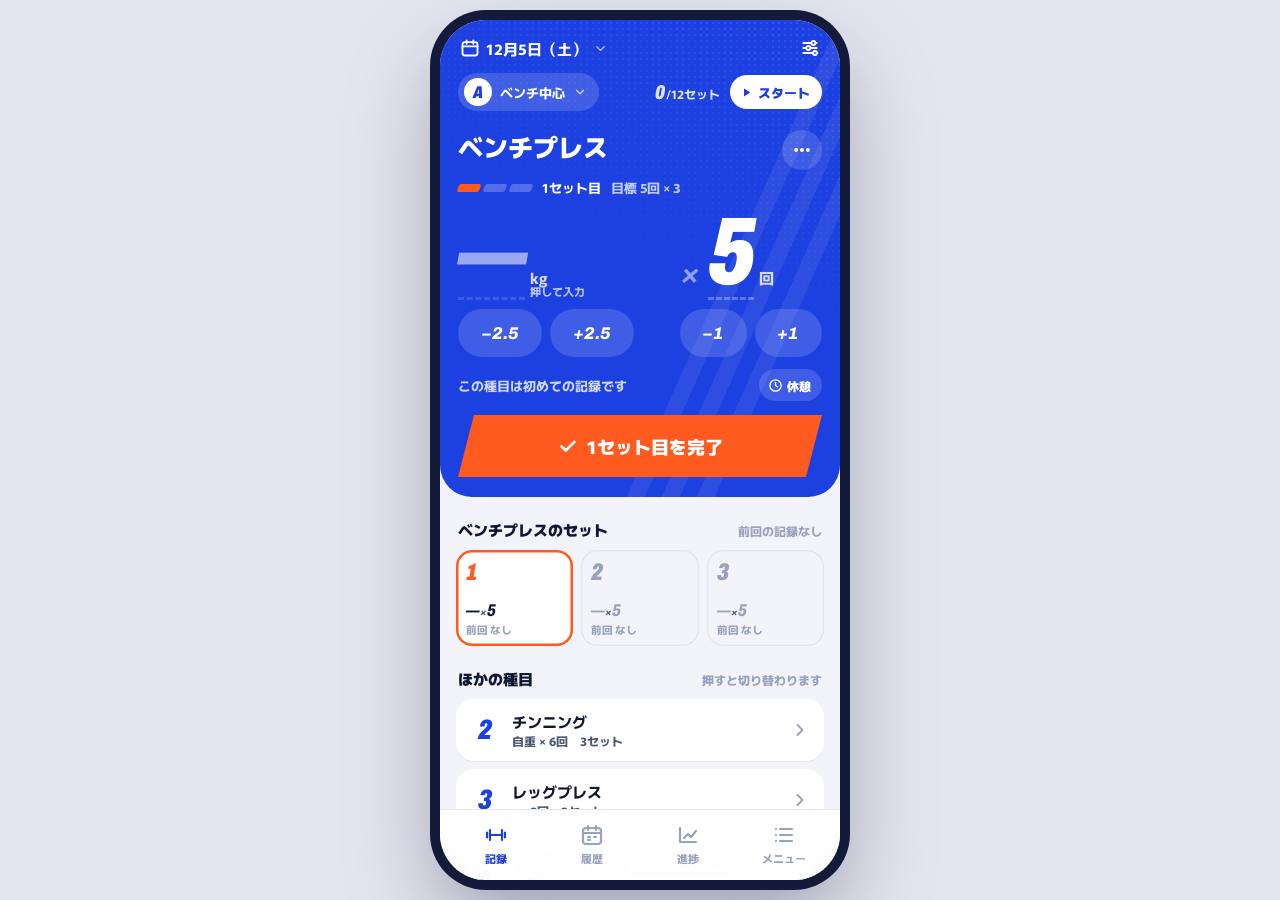
<file: app/index.html>
<!doctype html>
<html lang="ja">
<head>
<meta charset="utf-8">
<meta name="viewport" content="width=device-width, initial-scale=1, viewport-fit=cover">
<meta name="theme-color" content="#1d40e0">
<meta name="mobile-web-app-capable" content="yes">
<meta name="apple-mobile-web-app-capable" content="yes">
<meta name="description" content="自分用の筋トレ記録アプリ">
<title>筋トレログ</title>
<link rel="manifest" href="./manifest.webmanifest">
<link rel="icon" href="./icons/icon.svg" type="image/svg+xml">
<link rel="apple-touch-icon" href="./icons/icon-192.png">
<link rel="preconnect" href="https://fonts.googleapis.com">
<link rel="preconnect" href="https://fonts.gstatic.com" crossorigin>
<link href="https://fonts.googleapis.com/css2?family=Archivo:ital,wdth,wght@1,62..125,700..900&family=Murecho:wght@500;700;900&display=swap" rel="stylesheet">
<link rel="stylesheet" href="./styles/app.css">
</head>
<body>
<div class="device">
  <main class="screens">
    <section class="screen active" data-screen="record" id="screen-record">
      <div class="scroller" id="recScroller">
        <section class="hero" id="recHero"></section>
        <div class="body" id="recBody"></div>
      </div>
    </section>
    <section class="screen light" data-screen="history" id="screen-history"><div class="scroller"></div></section>
    <section class="screen light" data-screen="progress" id="screen-progress"><div class="scroller"></div></section>
    <section class="screen light" data-screen="menu" id="screen-menu"><div class="scroller"></div></section>
    <section class="screen light" data-screen="settings" id="screen-settings"><div class="scroller"></div></section>
  </main>

  <nav class="tabs" aria-label="画面の切り替え">
    <button data-action="go:tab" data-tab="record" class="is-active"><svg class="i" viewBox="0 0 24 24"><path d="M6 7v10M3 9.5v5M18 7v10M21 9.5v5M6 12h12"/></svg>記録</button>
    <button data-action="go:tab" data-tab="history"><svg class="i" viewBox="0 0 24 24"><rect x="3" y="5" width="18" height="16" rx="3"/><path d="M3 10h18M8 3v4M16 3v4M8 14h2M14 14h2M8 17h2"/></svg>履歴</button>
    <button data-action="go:tab" data-tab="progress"><svg class="i" viewBox="0 0 24 24"><path d="M4 19V5M4 19h16M8 15l4-4 3 3 5-6"/></svg>進捗</button>
    <button data-action="go:tab" data-tab="menu"><svg class="i" viewBox="0 0 24 24"><path d="M8 6h12M8 12h12M8 18h12M4 6h.01M4 12h.01M4 18h.01"/></svg>メニュー</button>
  </nav>

  <div id="layer"></div>
  <div class="toast" id="toast" role="status" aria-live="polite"><span class="toast-text"></span><button class="toast-btn" data-action="toast:action" hidden></button></div>
</div>
<noscript><p style="padding:24px">このアプリを使うには、ブラウザの JavaScript をオンにしてください。</p></noscript>
<script type="module" src="./src/main.js"></script>
</body>
</html>
</file>
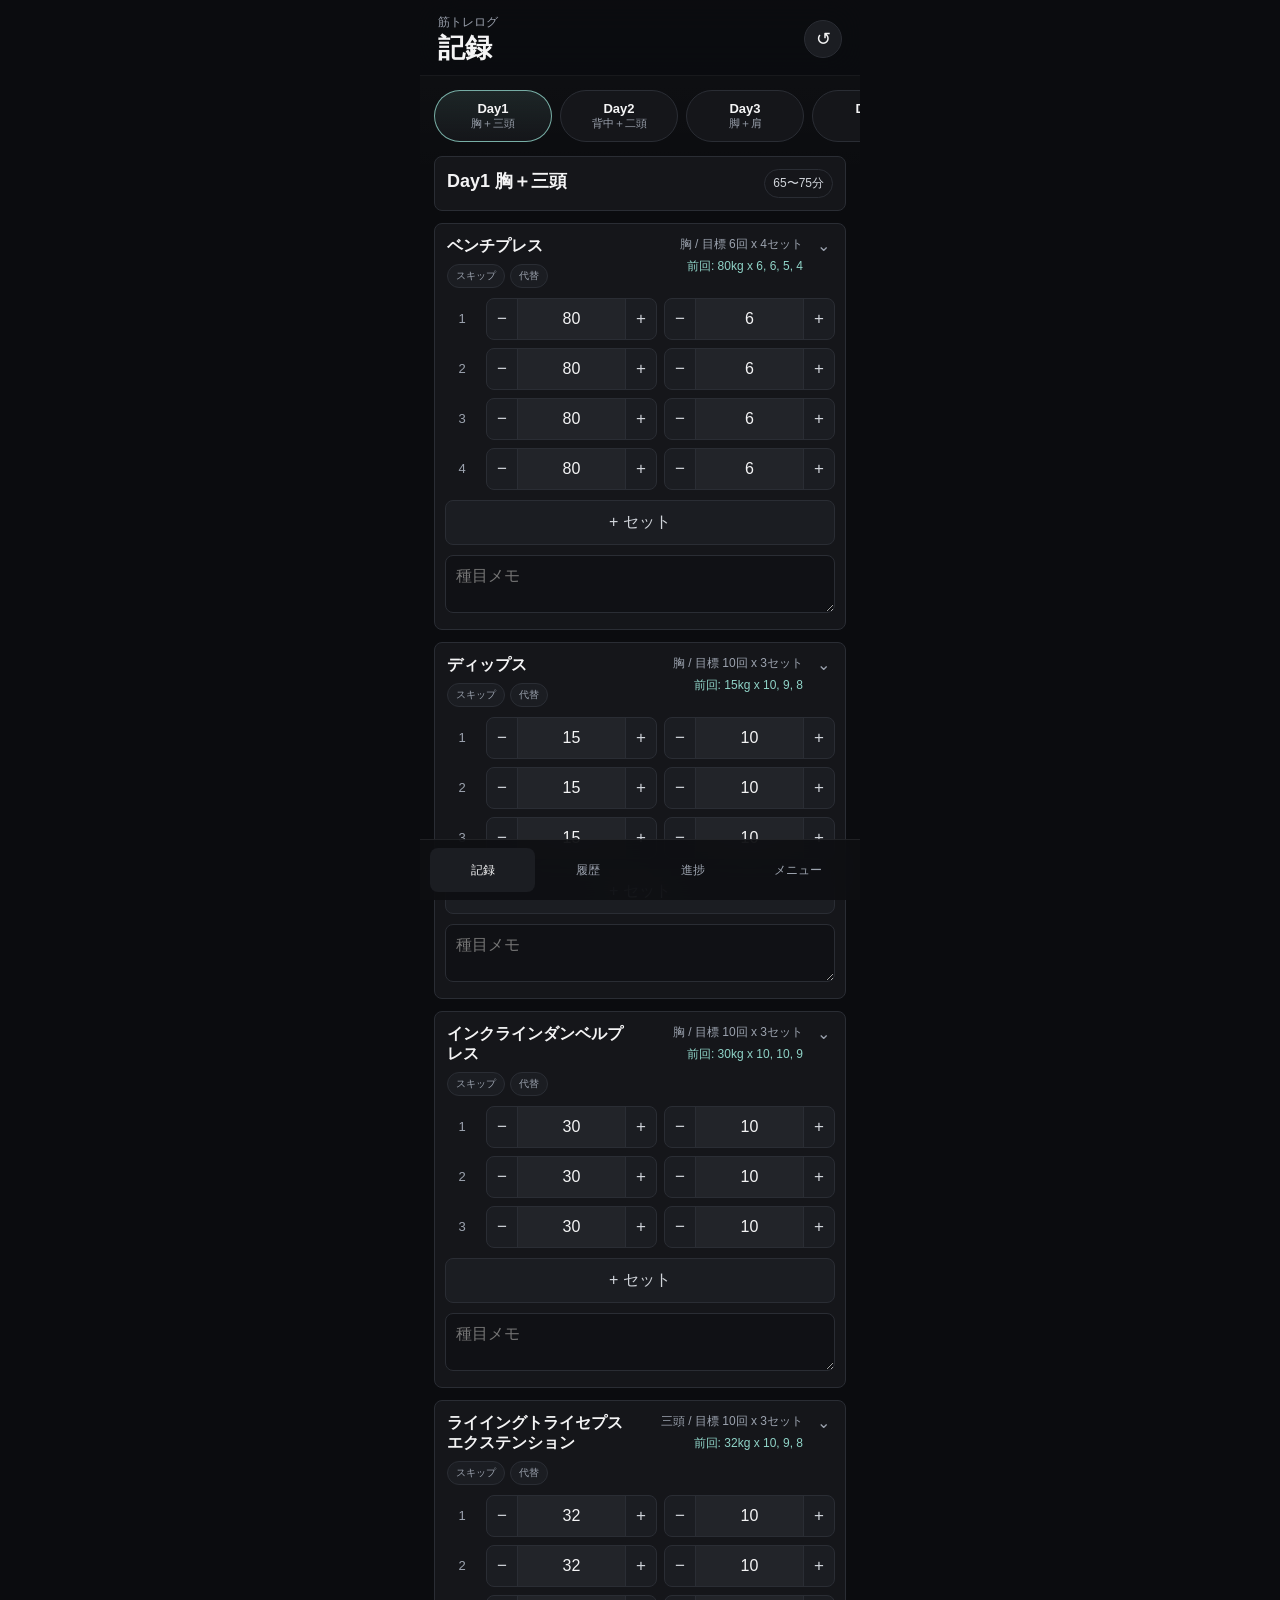
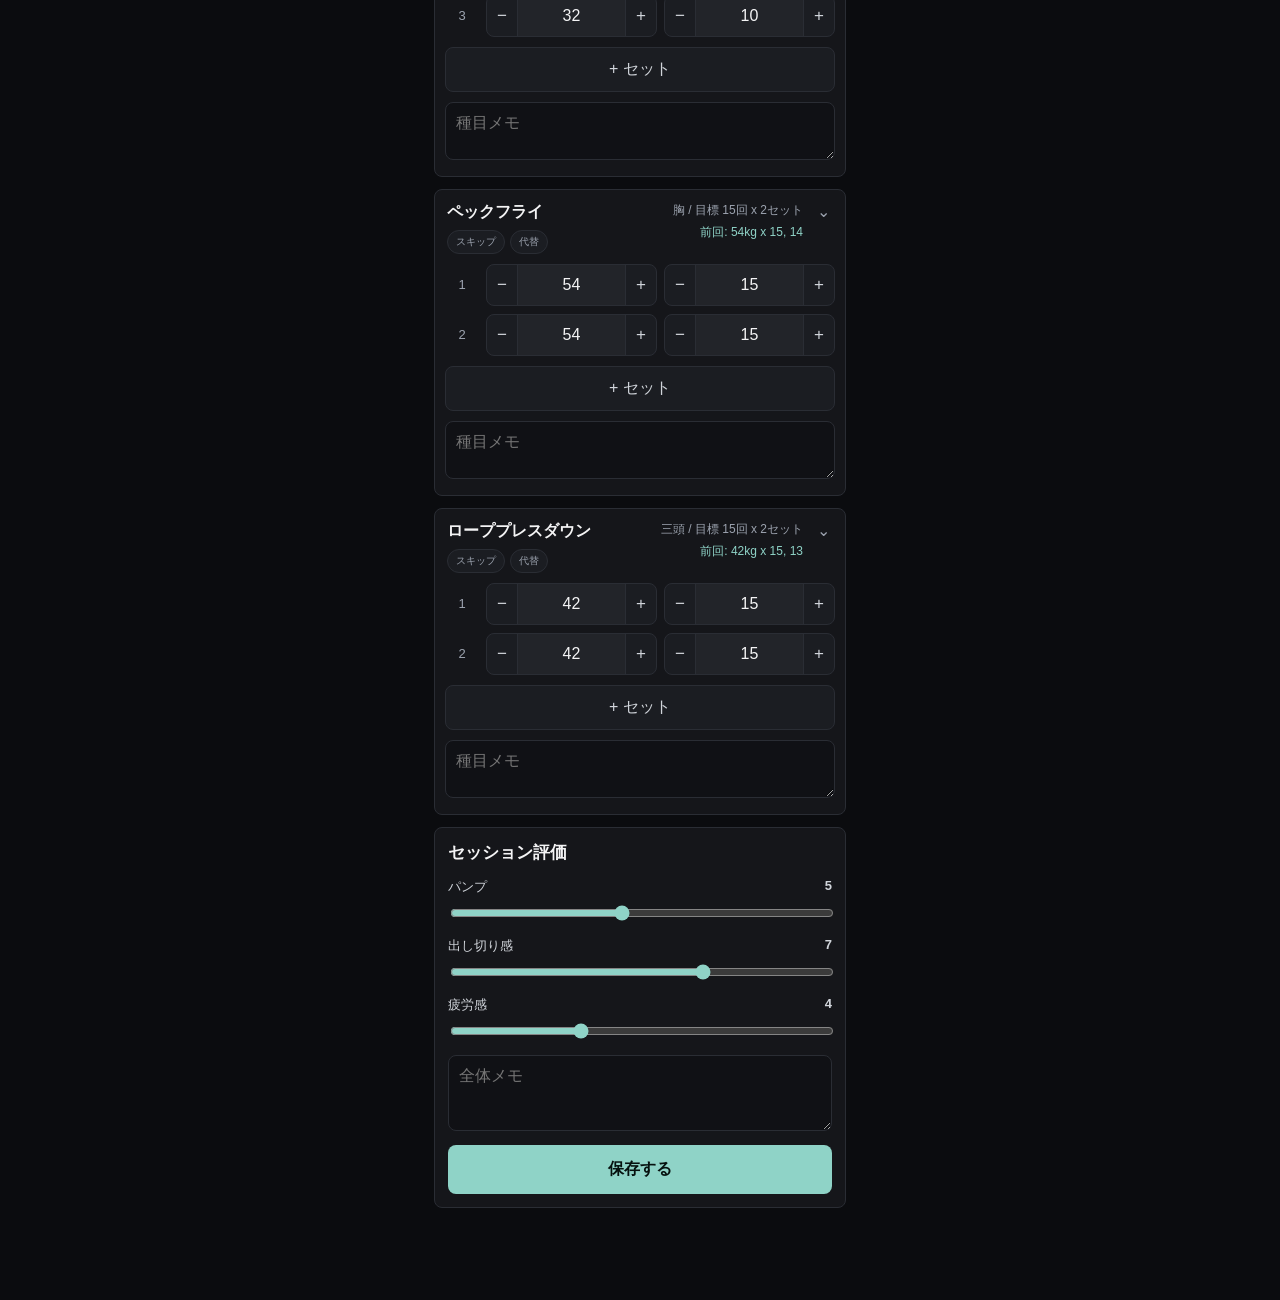
<file: prototype/index.html>
<!doctype html>
<html lang="ja">
  <head>
    <meta charset="UTF-8" />
    <meta name="viewport" content="width=device-width, initial-scale=1.0, viewport-fit=cover" />
    <title>筋トレログ Prototype</title>
    <link rel="stylesheet" href="./styles.css" />
  </head>
  <body>
    <div class="app-shell">
      <header class="topbar">
        <div>
          <p class="eyebrow">筋トレログ</p>
          <h1 id="screenTitle">記録</h1>
        </div>
        <button class="icon-button" aria-label="今日の記録をリセット" id="resetButton">↺</button>
      </header>

      <main>
        <section class="screen active" data-screen="record">
          <div class="day-switcher" id="dayGrid"></div>
          <div id="workoutArea" class="workout-area"></div>
        </section>

        <section class="screen" data-screen="history">
          <div class="section-heading">
            <h2>履歴</h2>
            <span>直近</span>
          </div>
          <div class="timeline">
            <button class="history-item">
              <span class="date">6/19</span>
              <span>
                <strong>Day2 背中＋二頭少し</strong>
                <small>デッドリフト 130kg / チンニング 8rep</small>
              </span>
            </button>
            <button class="history-item">
              <span class="date">6/16</span>
              <span>
                <strong>Day1 胸＋三頭</strong>
                <small>ベンチプレス 80kg / ディップス 加重</small>
              </span>
            </button>
            <button class="history-item">
              <span class="date">6/13</span>
              <span>
                <strong>Day4 腕メイン</strong>
                <small>EZバーカール 32kg / ローププレスダウン 42kg</small>
              </span>
            </button>
          </div>
        </section>

        <section class="screen" data-screen="progress">
          <div class="section-heading">
            <h2>進捗</h2>
            <span>Day別</span>
          </div>
          <div class="day-switcher compact" id="progressDayGrid"></div>
          <div id="progressArea" class="progress-area"></div>
        </section>

        <section class="screen" data-screen="menu">
          <div class="section-heading">
            <h2>メニュー編集</h2>
            <button class="text-button">種目追加</button>
          </div>
          <div id="menuEditor" class="menu-editor"></div>
          <div class="export-panel">
            <h3>出力</h3>
            <button class="secondary-action">CSVをダウンロード</button>
            <button class="secondary-action">LLM用サマリーを作る</button>
          </div>
        </section>
      </main>

      <nav class="tabbar" aria-label="主要ナビゲーション">
        <button class="tab active" data-target="record"><span>記録</span></button>
        <button class="tab" data-target="history"><span>履歴</span></button>
        <button class="tab" data-target="progress"><span>進捗</span></button>
        <button class="tab" data-target="menu"><span>メニュー</span></button>
      </nav>
    </div>

    <template id="exerciseTemplate">
      <article class="exercise-card">
        <div class="exercise-head">
          <div class="exercise-left">
            <button class="exercise-main">
              <strong class="exercise-name"></strong>
            </button>
            <div class="exercise-actions">
              <button class="tiny-action exclude-toggle">スキップ</button>
              <button class="tiny-action swap-action">代替</button>
            </div>
          </div>
          <div class="exercise-meta">
            <small class="exercise-sub"></small>
            <small class="previous"></small>
          </div>
          <button class="chevron" aria-label="種目を折りたたむ">⌄</button>
        </div>
        <div class="set-list"></div>
        <button class="add-set">+ セット</button>
        <textarea class="memo" rows="2" placeholder="種目メモ"></textarea>
      </article>
    </template>

    <script src="./app.js"></script>
  </body>
</html>
</file>
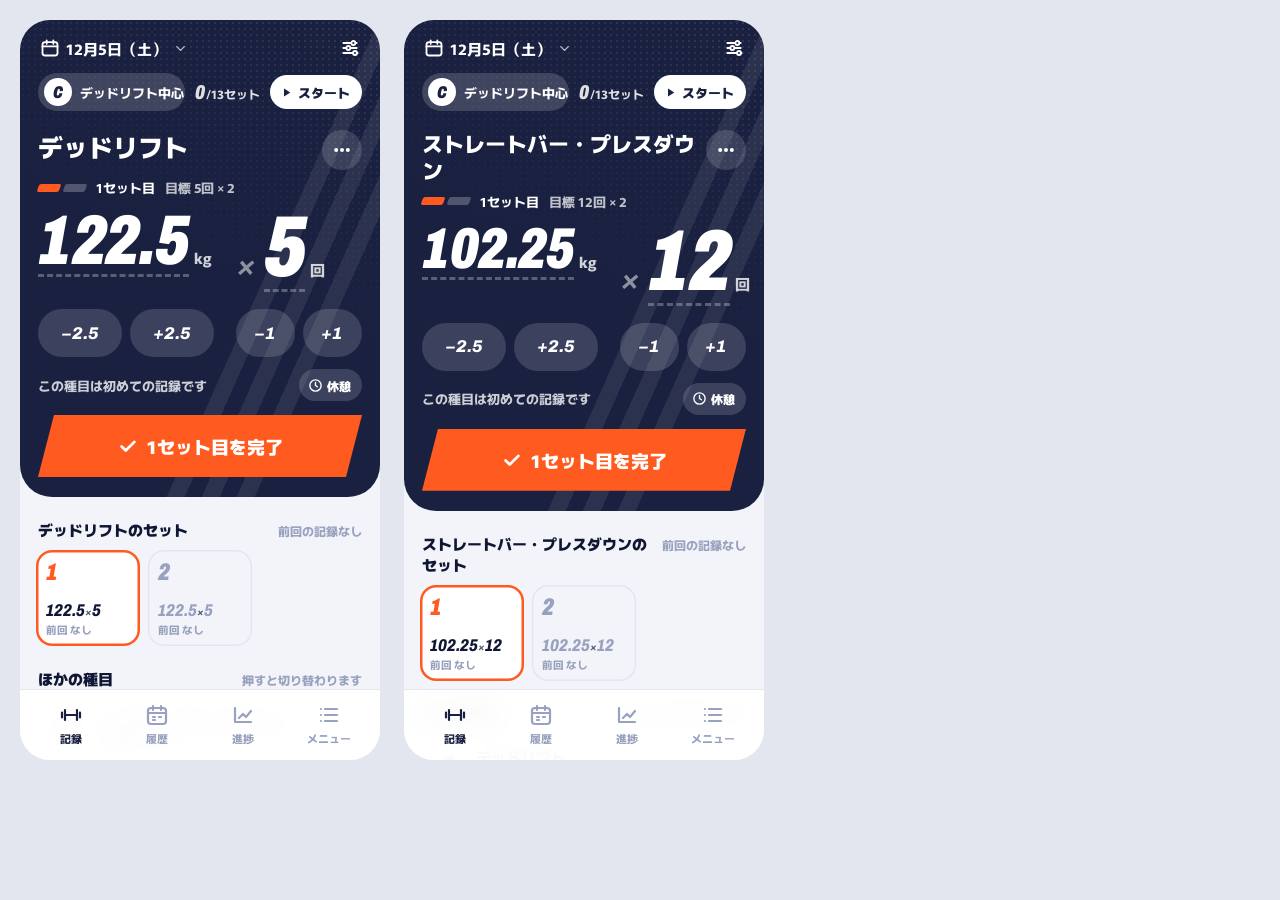
<file: tests/narrow.html>
<!doctype html>
<html lang="ja"><head><meta charset="utf-8"><title>狭い画面</title>
<style>body{margin:0;padding:20px;background:#e3e6ef;display:flex;gap:24px}iframe{border:0;border-radius:30px;background:#fff}</style></head>
<body>
<iframe id="a" style="width:360px;height:740px"></iframe>
<iframe id="b" style="width:360px;height:740px"></iframe>
<script type="module">
// 狭いスマホ（幅360）で、重い重さ（122.5kg）と長い種目名が収まるか
import { defaultData, saveData } from "../app/src/store.js";
import { newActive } from "../app/src/model.js";
import { todayISO } from "../app/src/util.js";
const d = defaultData();
const a = newActive(d, "day-c", todayISO());
a.createdOn = todayISO();
a.entries[0].sets.forEach((s) => (s.weight = 122.5));
d.active = a;
localStorage.clear();
saveData(d);
document.getElementById("a").src = "../app/index.html";
setTimeout(() => {
  const d2 = JSON.parse(localStorage.getItem("workout-log-v2"));
  d2.active.currentKey = d2.active.entries[4].key;
  d2.active.entries[4].sets.forEach((s) => (s.weight = 102.25));
  localStorage.setItem("workout-log-v2", JSON.stringify(d2));
  document.getElementById("b").src = "../app/index.html";
}, 800);
</script></body></html>
</file>
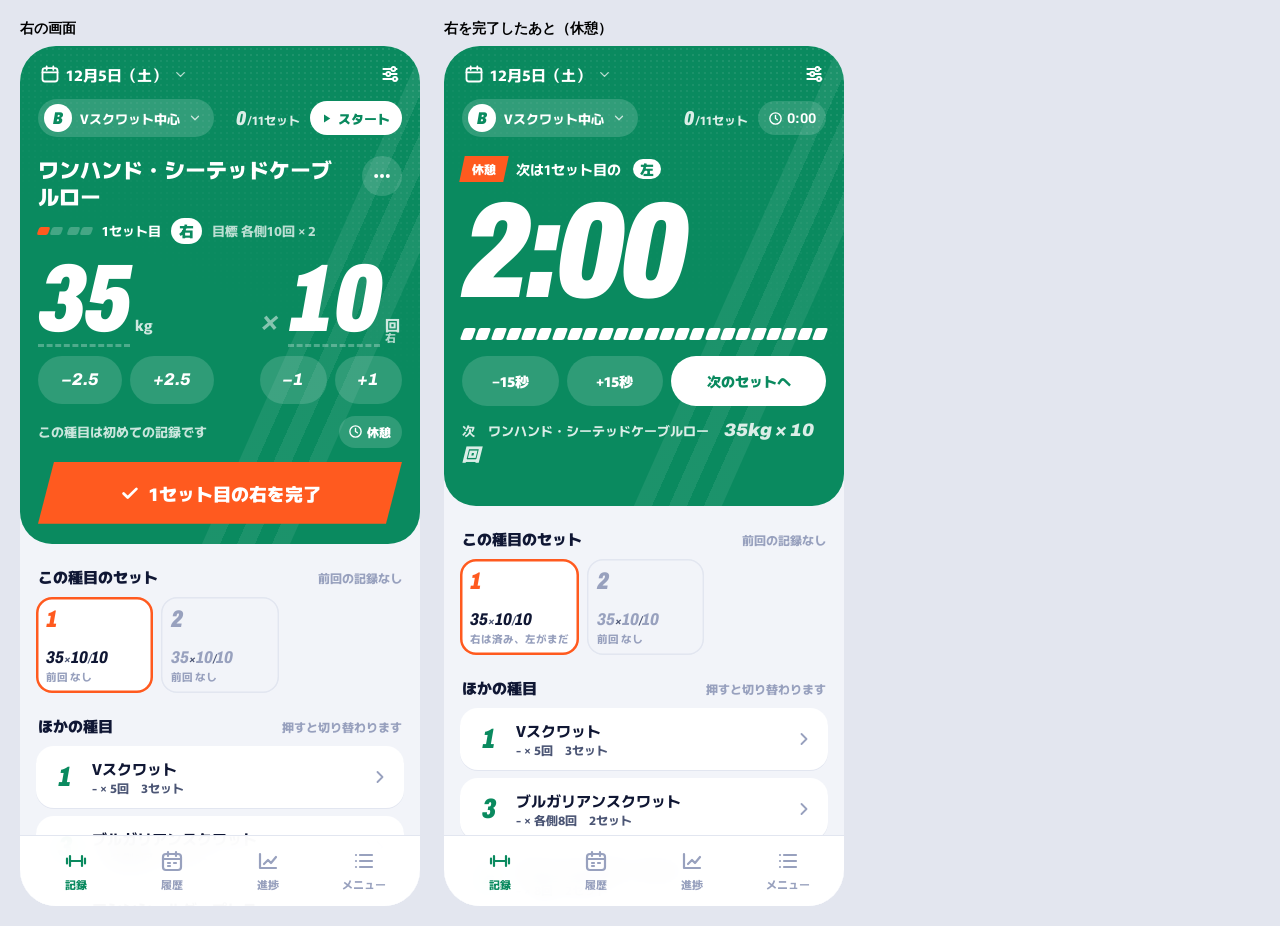
<file: tests/perside.html>
<!doctype html>
<html lang="ja"><head><meta charset="utf-8"><title>片手ずつの種目</title>
<style>body{margin:0;padding:20px;background:#e3e6ef;display:flex;gap:24px;font-family:sans-serif}figure{margin:0}figcaption{font-size:14px;font-weight:700;margin:0 0 8px}iframe{width:400px;height:860px;border:0;border-radius:36px;background:#fff;display:block}</style></head>
<body><div id="g" style="display:flex;gap:24px"></div>
<script type="module">
// 片手ずつの種目の見た目（右の画面・右のあとの休憩・左の画面）と、ふつうの種目の「休憩」ボタン
import { defaultData, saveData } from "../app/src/store.js";
import { newActive, completeCurrentSet } from "../app/src/model.js";
import { todayISO } from "../app/src/util.js";
const sleep = (ms) => new Promise((r) => setTimeout(r, ms));
function seed(step) {
  const d = defaultData();
  const a = newActive(d, step === "bench" ? "day-a" : "day-b", todayISO());
  a.createdOn = todayISO();
  if (step !== "bench") {
    const row = a.entries[1];
    a.currentKey = row.key;
    row.sets.forEach((s) => { s.weight = 35; s.weightL = 35; });
    if (step !== "right") completeCurrentSet(d, a, new Date());
    if (step === "left") a.rest = null;
  } else a.entries[0].sets.forEach((s) => (s.weight = 80));
  d.active = a;
  saveData(d);
}
const shots = [["右の画面", "right"], ["右を完了したあと（休憩）", "rest"], ["左の画面", "left"], ["ふつうの種目（休憩ボタン）", "bench"]];
const g = document.getElementById("g");
for (const [cap, step] of shots) {
  localStorage.clear();
  seed(step);
  const fig = document.createElement("figure");
  fig.innerHTML = `<figcaption>${cap}</figcaption>`;
  const f = document.createElement("iframe");
  fig.append(f); g.append(fig);
  await new Promise((res) => { f.onload = res; f.src = `../app/index.html?s=${step}`; });
  await sleep(500);
}
</script></body></html>
</file>
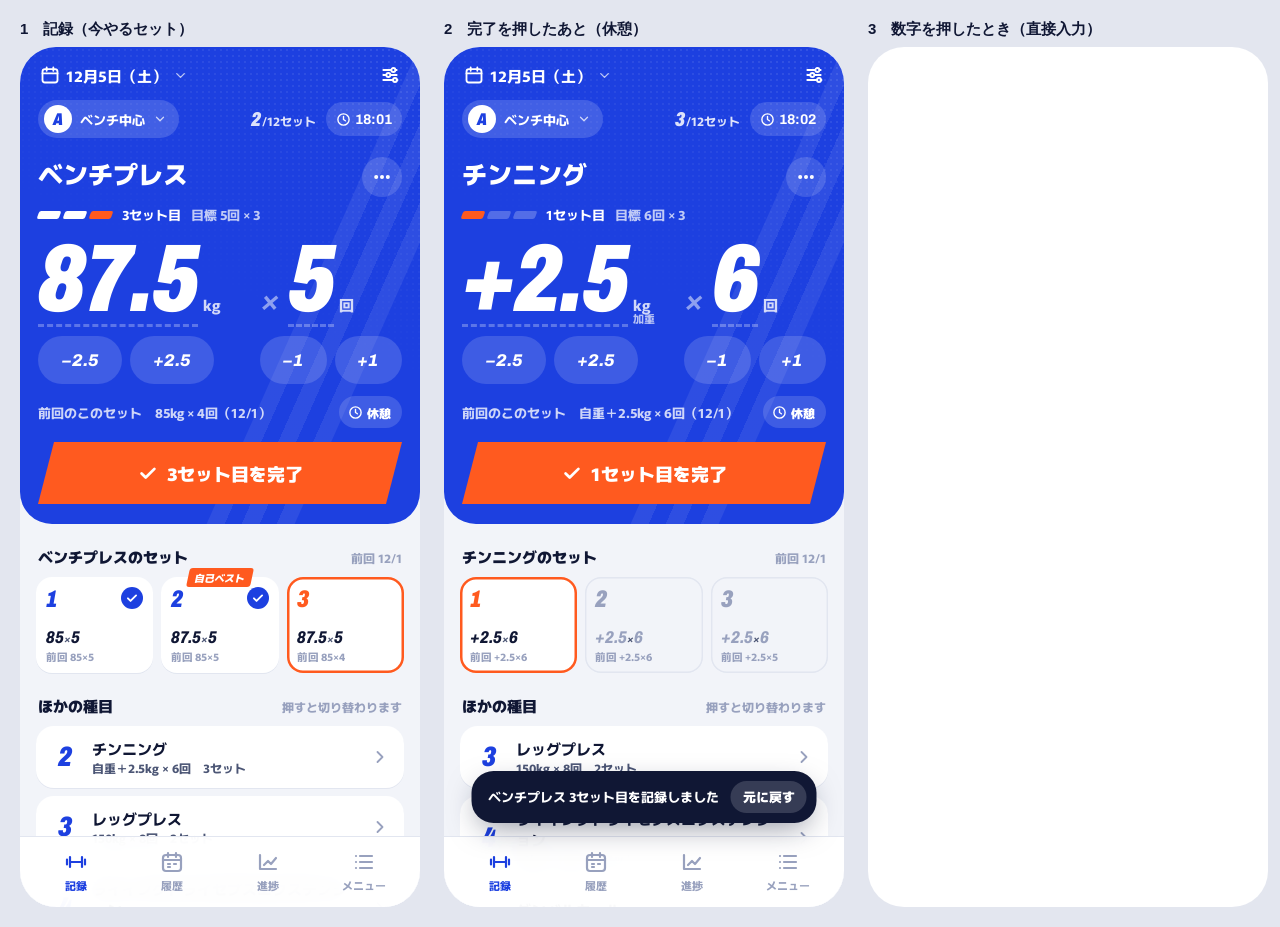
<file: tests/screens.html>
<!doctype html>
<html lang="ja">
<head><meta charset="utf-8"><title>画面の一覧（見本の記録入り）</title>
<style>
  body { margin: 0; padding: 20px; background: #e3e6ef; font-family: -apple-system, "Hiragino Sans", sans-serif; color: #101734; }
  .g { display: grid; grid-template-columns: repeat(4, 400px); gap: 24px; }
  figure { margin: 0; }
  figcaption { font-size: 15px; font-weight: 700; margin: 0 0 8px; }
  iframe { width: 400px; height: 860px; border: 0; border-radius: 36px; background: #fff; display: block; }
</style></head>
<body>
<div class="g" id="g"></div>
<script type="module">
// 6週間分の見本の記録を入れてから、画面ごとに開いて並べる（スクリーンショット用）。
import { defaultData, saveData } from "../app/src/store.js";
import { newActive, completeCurrentSet, finishActive, currentEntry, activeSetIndex } from "../app/src/model.js";
import { todayISO, addDays } from "../app/src/util.js";

const BASE = {
  "bench-press": [70, 2.5, 1], "chin-up": [0, 0, 1], "leg-press": [120, 5, 1], "lying-triceps-extension": [25, 2.5, 3], "dumbbell-curl": [10, 2, 3],
  "v-squat": [100, 5, 1], "one-hand-cable-row": [30, 2.5, 2], "bulgarian-squat": [12, 2, 3], "machine-shoulder-press": [35, 5, 2], "hammer-curl": [12, 2, 3],
  deadlift: [110, 2.5, 1], "incline-db-press": [22, 2, 2], "pec-fly": [40, 5, 3], "straight-arm-pulldown": [20, 2.5, 3], "straight-bar-pressdown": [25, 2.5, 3], "face-pull": [15, 2.5, 4],
};
const data = defaultData();
const count = {};
const today = todayISO();
const cycle = ["day-a", "day-b", "day-c"];
let k = 0;
for (let back = 40; back >= 2; back -= 2, k++) {
  const date = addDays(today, -back);
  const a = newActive(data, cycle[k % 3], date);
  let t = new Date(`${date}T19:00:00`);
  a.startedAt = t.toISOString();
  for (const e of a.entries) {
    const [w0, step, every] = BASE[e.exerciseId];
    const n = count[e.exerciseId] = (count[e.exerciseId] || 0) + 1;
    const w = w0 + step * Math.floor((n - 1) / every);
    a.currentKey = e.key;
    e.sets.forEach((s, i) => { s.weight = w; s.reps = i === e.sets.length - 1 && n % 2 ? e.targetReps - 1 : e.targetReps; });
    if (e.exerciseId === "chin-up" && n > 4) e.sets.forEach((s) => (s.weight = 2.5));
    while (currentEntry(a) === e && activeSetIndex(e) >= 0) { t = new Date(t.getTime() + 150000); completeCurrentSet(data, a, t); }
  }
  const s = finishActive(data, a, { startedAt: a.startedAt, endedAt: new Date(t.getTime() + 120000).toISOString(), ratings: { pump: 6 + (k % 4), effort: 7, fatigue: 4 + (k % 3) }, memo: k % 5 === 0 ? "睡眠不足で少し重く感じた" : "" });
  if (k === 15) s.entries[0].memo = "3セット目は4回で止めた。次は上げる";
  data.sessions.push(s);
}
// 今日: A のベンチプレスを2セット終えたところ（2セット目が自己ベスト）
const act = newActive(data, "day-a", today);
act.createdOn = today;
const bench = act.entries[0];
const now = Date.now();
act.startedAt = new Date(now - 18 * 60000).toISOString();
bench.sets[0].done = true; bench.sets[0].doneAt = new Date(now - 8 * 60000).toISOString();
bench.sets[1].weight = bench.sets[0].weight + 2.5; bench.sets[1].done = true; bench.sets[1].doneAt = new Date(now - 3 * 60000).toISOString();
bench.sets[2].weight = bench.sets[1].weight;
data.active = act;
data.settings.lastBackupAt = new Date(now - 3 * 86400000).toISOString();
saveData(data);

const sleep = (ms) => new Promise((r) => setTimeout(r, ms));
const shots = [
  ["1　記録（今やるセット）", async () => {}],
  ["2　完了を押したあと（休憩）", async (q) => { q('[data-action="rec:complete"]').click(); }],
  ["3　数字を押したとき（直接入力）", async (q) => { q("#wVal").click(); }],
  ["4　時計を押したとき", async (q) => { q('[data-action="rec:clock"]').click(); }],
  ["5　記録の下のほう", async (q, d) => { d.querySelector("#recScroller").scrollTop = 520; }],
  ["6　記録を終える（まとめ）", async (q) => { q('[data-action="rec:finish"]').click(); }],
  ["7　履歴", async (q) => { q('[data-tab="history"]').click(); }],
  ["8　履歴の中身", async (q) => { q('[data-tab="history"]').click(); await sleep(100); q(".hist-card").click(); }],
  ["9　進捗", async (q) => { q('[data-tab="progress"]').click(); }],
  ["10　メニュー", async (q) => { q('[data-tab="menu"]').click(); }],
  ["11　メニューの種目を直す", async (q) => { q('[data-tab="menu"]').click(); await sleep(100); q('[data-action="menu:day"][data-id="day-c"]').click(); await sleep(100); q('[data-action="menu:item"][data-i="5"]').click(); }],
  ["12　設定", async (q) => { q('[data-action="go:settings"]').click(); }],
];
const g = document.getElementById("g");
for (const [cap, drive] of shots) {
  const fig = document.createElement("figure");
  fig.innerHTML = `<figcaption>${cap}</figcaption>`;
  const f = document.createElement("iframe");
  fig.append(f);
  g.append(fig);
  await new Promise((res) => { f.onload = res; f.src = `../app/index.html?shot=${encodeURIComponent(cap)}`; });
  await sleep(300);
  const d = f.contentDocument;
  await drive((s) => d.querySelector(s), d);
  await sleep(150);
  // 次の画面のために、記録中のデータを元に戻しておく
  saveData(data);
}
document.title = "ready";
</script>
</body>
</html>
</file>
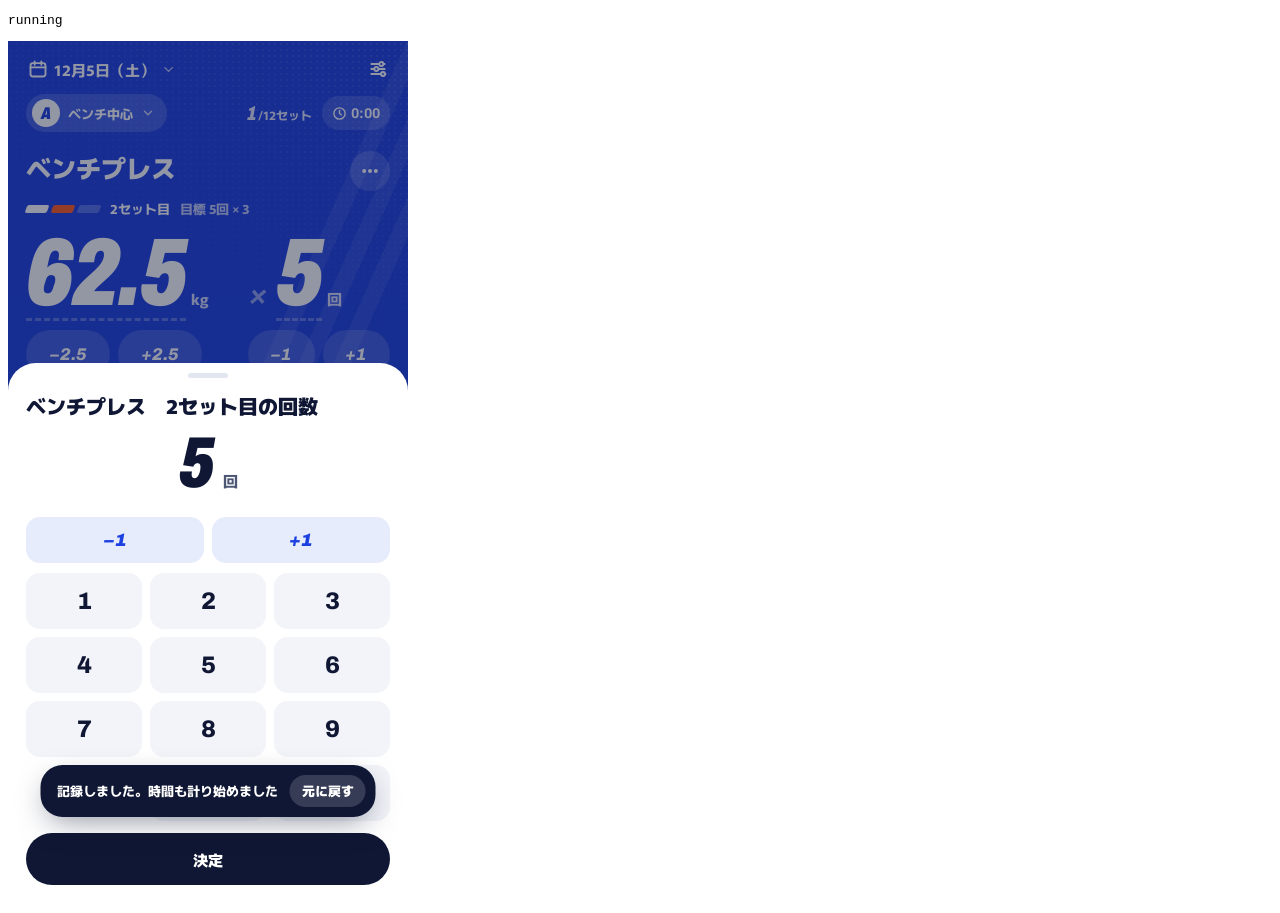
<file: tests/ui.html>
<!doctype html>
<html lang="ja">
<head><meta charset="utf-8"><title>画面の動作確認</title></head>
<body>
<pre id="out">running</pre>
<iframe id="f" style="width:400px;height:860px;border:0"></iframe>
<script type="module">
// 画面を実際に押して確かめる。リポジトリのルートを配信して tests/ui.html を開き、headless Chrome の --dump-dom で結果を読む。
const f = document.getElementById("f");
const lines = [];
const sleep = (ms) => new Promise((r) => setTimeout(r, ms));
let w, d, errors = [];

async function load(setup) {
  localStorage.clear();
  if (setup) setup(localStorage);
  await new Promise((res) => { f.onload = res; f.src = `../app/index.html?t=${Date.now()}`; });
  await sleep(500);
  w = f.contentWindow; d = f.contentDocument; errors = [];
  w.addEventListener("error", (e) => errors.push(e.message));
  w.addEventListener("unhandledrejection", (e) => errors.push(String(e.reason)));
}
const q = (s) => d.querySelector(s);
const qa = (s) => [...d.querySelectorAll(s)];
const text = (s) => (q(s)?.textContent || "").replace(/\s+/g, " ").trim();
const app = () => w.__workoutLog.ctx;
async function click(sel, idx = 0) {
  const el = typeof sel === "string" ? qa(sel)[idx] : sel;
  if (!el) throw new Error(`見つからない: ${sel}`);
  el.click();
  await sleep(80);
}
async function type(keys) {
  for (const k of keys) await click(`[data-action="pad:key"][data-k="${k}"]`);
  await click('[data-action="pad:done"]');
}
const check = (label, ok) => lines.push(`${ok ? "OK" : "NG"}  ${label}`);

const V1 = {
  menu: [{ id: "day1", label: "Day1", name: "胸＋三頭", exercises: [{ id: "bench-press", name: "ベンチプレス" }, { id: "dips", name: "ディップス" }] }],
  sessions: [
    { id: "s1", date: "2026-06-20", dayId: "day1", dayLabel: "Day1", dayName: "胸＋三頭", ratings: { pump: 5, effort: 7, fatigue: 4 }, memo: "", savedAt: "2026-06-20T10:00:00.000Z",
      exercises: [{ exerciseId: "bench-press", name: "ベンチプレス", category: "胸", sets: [{ setNumber: 1, weight: 70, reps: 6 }, { setNumber: 2, weight: 70, reps: 6 }, { setNumber: 3, weight: 67.5, reps: 6 }] },
        { exerciseId: "dips", name: "ディップス", category: "胸", skipped: false, sets: [{ setNumber: 1, weight: 10, reps: 10 }] }] },
    { id: "s2", date: "2026-06-23", dayId: "day1", dayLabel: "Day1", dayName: "胸＋三頭", ratings: { pump: 6, effort: 6, fatigue: 5 }, memo: "", savedAt: "2026-06-23T10:00:00.000Z",
      exercises: [{ exerciseId: "bench-press", name: "ベンチプレス", category: "胸", sets: [{ setNumber: 1, weight: 72.5, reps: 6 }] }] },
  ],
};

async function run() {
  /* ---- 1. はじめて開いたとき ---- */
  await load();
  check("起動する", !!w.__workoutLog);
  check("最初は A のベンチプレス", text(".ex-name").startsWith("ベンチプレス") && text(".day-chip").includes("ベンチ中心"));
  check("時間はスタートボタン", !!q('[data-action="rec:start"]'));
  check("初めての種目は重さが空", text("#wVal").includes("—"));
  await click('[data-action="rec:complete"]');
  check("重さが空で完了を押すと数字キーが出る", !!q(".pad-keys"));
  await type(["6", "0"]);
  await sleep(100);
  const a1 = app().data.active;
  check("数字キーで60kgを入れて完了になる", a1.entries[0].sets[0].done && a1.entries[0].sets[0].weight === 60);
  check("完了で休憩のカウントダウンになる", !!q("#recCountdown"));
  check("押し忘れても時間を計り始める", !!a1.startedAt && !!q("#recElapsed"));
  check("お知らせに元に戻すが出る", q("#toast").classList.contains("show") && !q("#toast .toast-btn").hidden);
  check("残りのセットも60kgになる", a1.entries[0].sets[1].weight === 60 && a1.entries[0].sets[2].weight === 60);
  await click('[data-action="rec:rest-skip"]');
  check("次のセットへで2セット目の画面", text(".complete").includes("2セット目を完了"));
  await click('[data-action="rec:adj"][data-f="w"][data-d="1"]');
  check("+2.5 で 62.5kg", text("#wVal").includes("62.5"));
  await click('[data-action="rec:key-r"]');
  await type(["8"]);
  check("回数を数字キーで8回に", app().data.active.entries[0].sets[1].reps === 8);
  await click('[data-action="rec:key-w"]');
  await type(["6", "1", ".", "2", "5"]);
  check("重さを数字キーで 61.25kg に（細かい値も入る）", app().data.active.entries[0].sets[1].weight === 61.25);
  await click('[data-action="rec:complete"]');
  await click('[data-action="rec:rest-skip"]');
  await click('[data-action="rec:complete"]');
  check("ベンチの最後のセットのあとは休憩なしで、すぐチンニングの画面", !q("#recCountdown") && text(".ex-name").startsWith("チンニング"));
  check("チンニングは自重と表示", text("#wVal").includes("自重"));
  await click('[data-action="rec:rest-start"]');
  check("休憩ボタンで自分で休憩を始められる", !!q("#recCountdown"));
  await click('[data-action="rec:rest-skip"]');
  await click('[data-action="rec:key-w"]');
  await click('[data-action="pad:mode"][data-mode="assist"]');
  await type(["1", "0"]);
  check("数字キーで補助10kg", app().data.active.entries[1].sets[0].weight === -10 && text("#wVal").includes("補助"));
  /* 種目の切り替えとスキップ */
  const dc = app().data.active.entries.find((e) => e.exerciseId === "dumbbell-curl");
  await click(`[data-action="rec:switch"][data-key="${dc.key}"]`);
  check("ほかの種目を押すとダンベルカールに切り替わる", text(".ex-name").startsWith("ダンベルカール"));
  check("ダンベルカールは2kg刻み", text('[data-action="rec:adj"][data-f="w"][data-d="1"]') === "+2");
  await click('[data-action="rec:menu"]');
  await click('[data-action="rec:skip"]');
  check("スキップすると次の未完了（チンニング）へ", text(".ex-name").startsWith("チンニング"));
  check("スキップした種目は一覧でスキップ表示", text(`[data-action="rec:switch"][data-key="${dc.key}"]`).includes("スキップ"));
  await click('[data-action="toast:action"]');
  check("元に戻すでスキップが取り消される", !app().data.active.entries.find((e) => e.exerciseId === "dumbbell-curl").skipped);
  /* タイマー */
  await click('[data-action="rec:clock"]');
  check("時計を押すと始めた時刻を直せる", !!q("#startTimeInput"));
  q("#startTimeInput").value = "00:01";
  await click('[data-action="rec:clock-save"]');
  check("始めた時刻を00:01に直せる", new Date(app().data.active.startedAt).getHours() === 0);
  /* 終える */
  await click('[data-action="rec:finish"]');
  check("記録を終えるでまとめが出る", qa(".sheet h2").some((h) => h.textContent === "今日の記録"));
  check("評価は最初は未入力", text("#rates").includes("未入力"));
  await click('[data-action="rec:rate"][data-key="pump"][data-v="8"]');
  check("評価を押すと数字が入る", text("#rates .rate-top span.set") === "8");
  await click('[data-action="rec:save"]');
  await sleep(150);
  const data = app().data;
  check("保存すると記録が1件になる", data.sessions.length === 1);
  check("保存した記録はやったセットだけ（ベンチ3、完了していないチンニングはスキップ扱い）", data.sessions[0].entries[0].sets.length === 3 && data.sessions[0].entries[1].skipped && data.sessions[0].entries[1].sets.length === 0);
  check("評価は押したものだけ入る", data.sessions[0].ratings.pump === 8 && data.sessions[0].ratings.effort === null);
  check("保存すると次は B", data.active.dayId === "day-b" && text(".day-chip").includes("Vスクワット中心"));
  check("保存のお知らせに次の Day が出る", text("#toast .toast-text").includes("次は B"));

  /* ---- 2. 履歴 ---- */
  await click('[data-action="go:tab"][data-tab="history"]');
  check("履歴に1件出る", qa(".hist-card").length === 1);
  check("カレンダーに今日の印", qa(".cal-day.has").length === 1);
  await click(".hist-card");
  check("押すと中身が出る", qa(".detail-entry").length >= 2);
  await click('[data-action="hist:set"]');
  await click('[data-action="hist:set-r"]');
  await type(["9"]);
  check("履歴のセットの回数を直せる", app().data.sessions[0].entries[0].sets[0].reps === 9);
  await click('[data-action="sheet:close"]', 0).catch(() => {});

  /* ---- 3. 進捗 ---- */
  w.document.querySelectorAll(".sheet-wrap").forEach((x) => x.remove());
  await click('[data-action="go:tab"][data-tab="progress"]');
  await click('[data-action="prog:day"][data-id="day-a"]');
  check("進捗に A の合計とベンチのグラフ", qa(".chart-card").length === 1 + 5 && qa(".chart .dot").length >= 1);

  /* ---- 4. メニュー ---- */
  await click('[data-action="go:tab"][data-tab="menu"]');
  check("メニューに A・B・C", qa(".day-card").length === 3);
  await click('[data-action="menu:day"][data-id="day-b"]');
  await click('[data-action="menu:item"][data-i="0"]');
  await click('[data-action="menu:it-adj"][data-f="sets"][data-d="1"]');
  await click('[data-action="menu:it-rest"][data-v="240"]');
  await click('[data-action="menu:it-save"]');
  await click('[data-action="menu:day-save"]');
  const vs = app().data.menu.days[1].items[0];
  check("B の Vスクワットを4セット・休憩4分に直せる", vs.sets === 4 && vs.restSec === 240);
  check("まだ何もしていない今日の記録に、直したメニューが入る", app().data.active.entries[0].sets.length === 4);
  await click('[data-action="menu:day-move"][data-i="0"][data-d="1"]');
  check("Day の順番を入れ替えられる", app().data.menu.days[0].id === "day-b");

  /* ---- 5. 設定 ---- */
  await click('[data-action="go:settings"]');
  check("設定が開く", text("#screen-settings h1") === "設定");
  await click('[data-action="set:export"][data-kind="llm"]');
  check("LLM 用のまとめの条件が出て、対象の回数が出る", text("#fCount").includes("1回分"));
  await click('[data-action="set:run"]');
  await sleep(200);
  check("コピーする（できないときは手でコピーする画面）", text("#toast .toast-text").includes("コピーしました") || !!q(".copy-box"));
  check("ここまでエラーなし", errors.length === 0);
  if (errors.length) lines.push("   " + errors.join(" / "));

  /* ---- 5b. 片手ずつの種目（B のワンハンド・シーテッドケーブルロー） ---- */
  await load();
  await click('[data-action="rec:day-sheet"]');
  await click('[data-action="rec:pick-day"][data-id="day-b"]');
  const row = app().data.active.entries[1];
  await click(`[data-action="rec:switch"][data-key="${row.key}"]`);
  check("片手ずつの種目は「右」と出る", text(".side-badge") === "右" && text(".complete").includes("1セット目の右を完了"));
  await click('[data-action="rec:complete"]');
  await type(["3", "5"]);
  await sleep(80);
  check("右を完了すると休憩になり、次は左と案内", !!q("#recCountdown") && text(".rest-head").includes("左"));
  await click('[data-action="rec:rest-skip"]');
  check("休憩のあとは左の画面（右の重さが入っている）", text(".side-badge") === "左" && text("#wVal").includes("35"));
  await click('[data-action="rec:adj"][data-f="r"][data-d="-1"]');
  await click('[data-action="rec:complete"]');
  const r0 = app().data.active.entries[1].sets[0];
  check("左を完了すると1セット目が終わり、回数は右10・左9", r0.done && r0.reps === 10 && r0.repsL === 9);
  check("1セット目の左のあとも休憩（まだ2セット目がある）", !!q("#recCountdown"));
  await click('[data-action="rec:rest-skip"]');
  await click('[data-action="rec:complete"]');
  await click('[data-action="rec:rest-skip"]');
  await click('[data-action="rec:complete"]');
  check("最後のセットの左のあとは休憩なしで次の種目へ", !q("#recCountdown") && !text(".ex-name").startsWith("ワンハンド"));
  check("ここまでエラーなし（片手ずつ）", errors.length === 0);

  /* ---- 6. 前のアプリからの引き継ぎ ---- */
  await load((ls) => ls.setItem("workout-log-v1", JSON.stringify(V1)));
  check("前のアプリの記録を2回分引き継いだとお知らせ", text("#toast .toast-text").includes("2回分引き継ぎました"));
  check("引き継いだベンチの記録が前回の値になる（セットごと）", app().data.active.entries[0].sets.map((s) => s.weight).join(",") === "72.5,72.5,72.5");
  check("前のアプリのデータは残っている", !!localStorage.getItem("workout-log-v1"));
  await click('[data-action="go:tab"][data-tab="history"]');
  check("引き継いだ記録が履歴に出る", qa(".hist-card").length === 2);

  /* ---- 7. 日をまたいだ書きかけ ---- */
  await load((ls) => {
    ls.setItem("workout-log-v1", JSON.stringify({ menu: [], sessions: [] }));
  });
  const ctx = app();
  const a = ctx.data.active;
  a.entries[0].sets[0].weight = 80;
  a.entries[0].sets[0].done = true;
  a.entries[0].sets[0].doneAt = "2026-01-05T10:00:00.000Z";
  a.date = "2026-01-05";
  a.createdOn = "2026-01-05";
  localStorage.setItem("workout-log-v2", JSON.stringify(ctx.data));
  await new Promise((res) => { f.onload = res; f.contentWindow.location.reload(); });
  await sleep(500);
  w = f.contentWindow; d = f.contentDocument;
  check("前の日の書きかけがあると、保存するか捨てるかを聞く", text(".sheet h2").includes("1月5日") && !!q('[data-action="rec:stale-save"]'));
  await click('[data-action="rec:stale-save"]');
  check("その日の記録として保存できる", app().data.sessions.length === 1 && app().data.sessions[0].date === "2026-01-05");

  /* ---- 8. 日付が古いまま残らない ---- */
  await load();
  const c2 = app();
  c2.data.active.date = "2026-01-01";
  c2.data.active.createdOn = "2026-01-01";
  localStorage.setItem("workout-log-v2", JSON.stringify(c2.data));
  await new Promise((res) => { f.onload = res; f.contentWindow.location.reload(); });
  await sleep(500);
  w = f.contentWindow; d = f.contentDocument;
  const today = new Date();
  check("何も記録していなければ、開いたときは今日の日付", text(".date").includes(`${today.getMonth() + 1}月${today.getDate()}日`));
}

run().catch((e) => lines.push(`NG  途中で止まった: ${e.message}`)).finally(() => {
  document.getElementById("out").textContent = lines.join("\n");
});
</script>
</body>
</html>
</file>
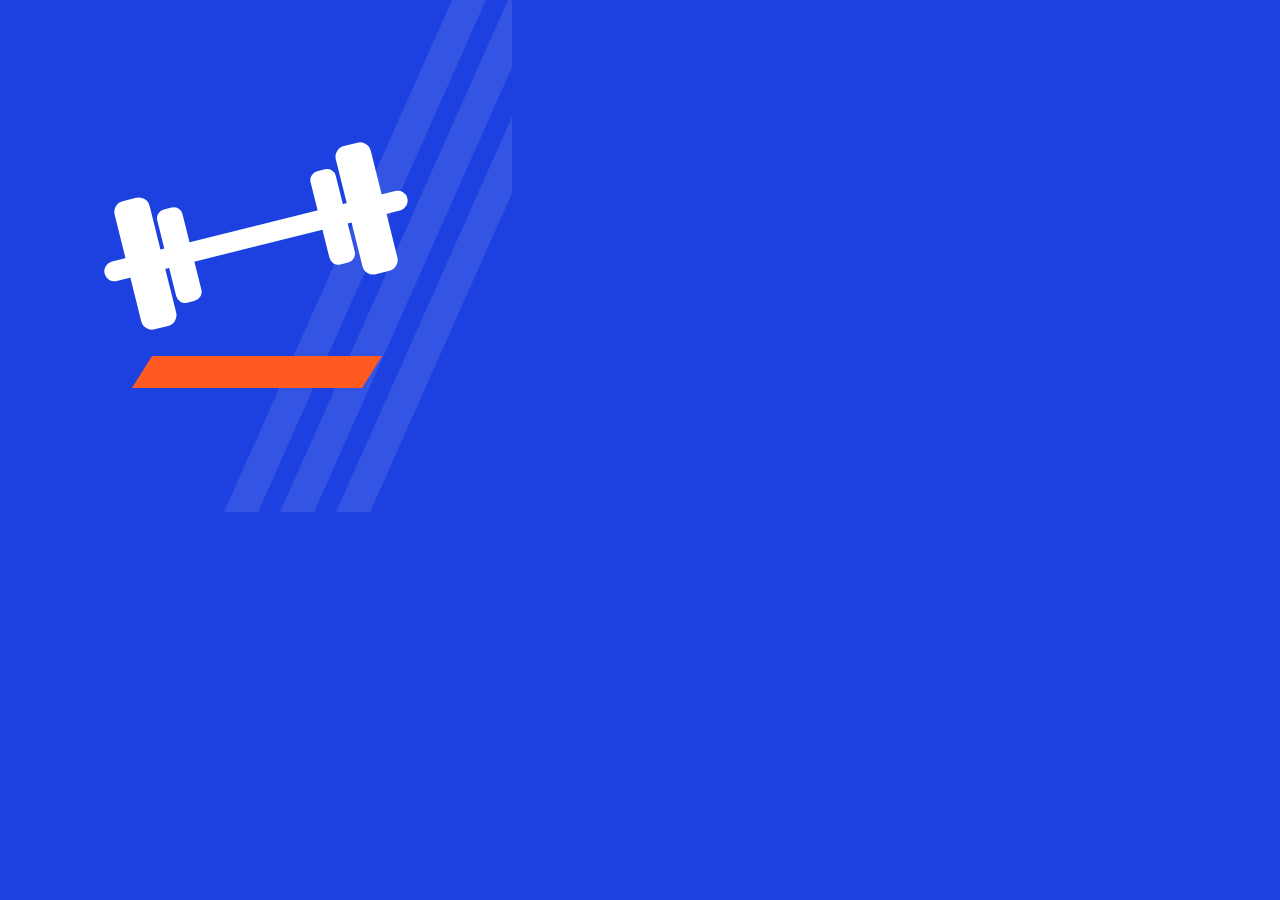
<file: tools/icon-render.html>
<!doctype html>
<html><head><meta charset="utf-8"><title>icon</title>
<style>html,body{margin:0;width:512px;height:512px;overflow:hidden;background:#1d40e0}img{display:block;width:512px;height:512px}body.maskable img{width:400px;height:400px;margin:56px}</style></head>
<body><img src="../app/icons/icon.svg" alt=""><script>if(location.hash==="#maskable")document.body.className="maskable"</script></body></html>
</file>
<file: app/styles/app.css>
/* 筋トレログ　見た目（ジャージ案2）
   色: Day ごとの色（--kit）を上の面に、オレンジ（--signal）を完了と自己ベストに使う。
   字: 日本語は Murecho、数字は Archivo の斜体（背番号のような字）。 */

:root {
  --signal: #ff5a1f;
  --signal-deep: #d9430c;
  --ink: #101734;
  --ink-2: #4c5675;
  --ink-3: #98a1be;
  --bg: #f2f4f9;
  --card: #ffffff;
  --line: #e2e6f0;
  --danger: #c62f1a;
  --kit: #1d40e0;
  --kit-deep: #132c9e;
  --kit-soft: #e7ecfd;
  --num: "Archivo", "Murecho", system-ui, sans-serif;
  --jp: "Murecho", "Hiragino Sans", "Noto Sans JP", system-ui, sans-serif;
  --tabs-h: calc(70px + env(safe-area-inset-bottom));
}

* { box-sizing: border-box; }
html, body { margin: 0; height: 100%; }
body { font-family: var(--jp); color: var(--ink); background: var(--bg); -webkit-font-smoothing: antialiased; -webkit-tap-highlight-color: transparent; overscroll-behavior: none; }
button { font: inherit; color: inherit; border: 0; background: none; padding: 0; cursor: pointer; text-align: inherit; }
button:disabled { opacity: .35; cursor: default; }
button:focus-visible, input:focus-visible, select:focus-visible, textarea:focus-visible, label:focus-within { outline: 3px solid var(--signal); outline-offset: 2px; }
input, select, textarea { font: inherit; color: var(--ink); }
svg.i { width: 20px; height: 20px; fill: none; stroke: currentColor; stroke-width: 2.2; stroke-linecap: round; stroke-linejoin: round; flex: none; }
.n { font-family: var(--num); font-style: italic; font-weight: 900; font-variation-settings: "wdth" 72; font-variant-numeric: tabular-nums; }
.sr { position: absolute; width: 1px; height: 1px; opacity: 0; pointer-events: none; }

/* ===== 画面の枠 ===== */
.device { position: relative; width: 100%; height: 100dvh; overflow: hidden; background: var(--bg); }
.screens { position: absolute; inset: 0; }
.screen { position: absolute; inset: 0; visibility: hidden; }
.screen.active { visibility: visible; }
.scroller { position: absolute; inset: 0; overflow-y: auto; padding-bottom: calc(var(--tabs-h) + 40px); scrollbar-width: none; -webkit-overflow-scrolling: touch; }
.scroller::-webkit-scrollbar { display: none; }
@media (min-width: 600px) {
  body { display: grid; place-items: center; min-height: 100vh; background: #e3e6ef; }
  .device { width: 400px; height: min(860px, 96vh); border-radius: 46px; box-shadow: 0 0 0 10px #141a3a, 0 40px 90px rgba(16, 23, 52, .35); }
}

/* ===== 記録: 上の面 ===== */
.hero { position: relative; isolation: isolate; overflow: hidden; color: #fff; background: var(--kit); border-radius: 0 0 32px 32px; padding: calc(8px + env(safe-area-inset-top)) 18px 20px; transition: background-color .45s ease; }
.hero::before { content: ""; position: absolute; inset: 0; z-index: -1; background-image: radial-gradient(rgba(255, 255, 255, .1) 1px, transparent 1.6px); background-size: 6px 6px; -webkit-mask-image: linear-gradient(205deg, #000 0%, transparent 52%); mask-image: linear-gradient(205deg, #000 0%, transparent 52%); }
.hero::after { content: ""; position: absolute; z-index: -1; top: -20%; right: 30px; width: 88px; height: 150%; transform: skewX(-24deg); background: linear-gradient(90deg, rgba(255, 255, 255, .075) 0 18px, transparent 18px 35px, rgba(255, 255, 255, .075) 35px 53px, transparent 53px 70px, rgba(255, 255, 255, .075) 70px 88px); }
.top { display: flex; align-items: center; justify-content: space-between; }
.date { display: inline-flex; align-items: center; gap: 6px; height: 40px; margin-left: -6px; padding: 0 8px; border-radius: 20px; font-weight: 700; font-size: 15px; }
.date:active { background: rgba(255, 255, 255, .12); }
.date svg:last-child { width: 15px; height: 15px; opacity: .7; }
.icon-btn { width: 40px; height: 40px; display: grid; place-items: center; border-radius: 20px; flex: none; }
.icon-btn:active { background: rgba(127, 127, 127, .14); }
.hero .icon-btn { margin-right: -8px; }
.status { display: flex; align-items: center; gap: 10px; margin-top: 4px; min-height: 40px; }
.day-chip { display: inline-flex; align-items: center; gap: 8px; height: 38px; max-width: 52%; padding: 0 12px 0 6px; border-radius: 19px; background: rgba(255, 255, 255, .16); font-size: 13px; font-weight: 700; white-space: nowrap; overflow: hidden; }
.day-chip .n { min-width: 28px; height: 28px; padding: 0 6px; display: grid; place-items: center; border-radius: 14px; background: #fff; color: var(--kit); font-size: 17px; }
.day-chip svg { width: 14px; height: 14px; opacity: .75; }
.count { margin-left: auto; font-size: 12px; font-weight: 700; opacity: .85; white-space: nowrap; }
.count .n { font-size: 20px; margin-right: 1px; }
.clock { display: inline-flex; align-items: center; gap: 4px; height: 34px; padding: 0 10px; border-radius: 17px; background: rgba(255, 255, 255, .14); font-family: var(--num); font-weight: 700; font-size: 14px; font-variant-numeric: tabular-nums; white-space: nowrap; }
.clock svg { width: 15px; height: 15px; }
.start-btn { display: inline-flex; align-items: center; gap: 4px; height: 34px; padding: 0 12px 0 9px; border-radius: 17px; background: #fff; color: var(--kit); font-weight: 900; font-size: 13px; white-space: nowrap; }
.start-btn svg { width: 15px; height: 15px; fill: currentColor; stroke: none; }

.hero-main { min-height: 330px; }
.enter { animation: enter .42s cubic-bezier(.2, .9, .3, 1) both; }
@keyframes enter { from { opacity: 0; transform: translateY(14px) skewY(-1.5deg); } }
.ex-head { display: flex; align-items: flex-start; gap: 10px; margin-top: 18px; }
.ex-name { flex: 1; margin: 0; font-weight: 900; font-size: 25px; line-height: 1.28; }
.ex-name.long { font-size: 21px; }
.sub-tag { display: inline-block; vertical-align: 4px; margin-left: 8px; padding: 2px 8px 3px; border-radius: 3px; background: rgba(255, 255, 255, .2); font-size: 11px; font-weight: 900; transform: skewX(-12deg); }
.sub-tag.light { background: var(--kit-soft); color: var(--kit); vertical-align: 1px; }
.more { width: 40px; height: 40px; flex: none; display: grid; place-items: center; border-radius: 50%; background: rgba(255, 255, 255, .14); }
.ex-meta { display: flex; align-items: center; flex-wrap: wrap; gap: 6px 10px; margin-top: 8px; font-size: 13px; font-weight: 700; }
.ex-meta .dim { opacity: .72; }
.stripes { display: flex; gap: 4px; }
.stripes i { width: 22px; height: 8px; border-radius: 2px; transform: skewX(-20deg); background: rgba(255, 255, 255, .24); }
.stripes i.done { background: #fff; }
.stripes i.now { background: var(--signal); }
.stripes.pairs { gap: 6px; }
.stripes .pair { display: flex; gap: 2px; }
.stripes .pair i { width: 11px; }
.side-badge { display: inline-grid; place-items: center; min-width: 30px; height: 26px; padding: 0 8px; border-radius: 13px; background: #fff; color: var(--kit); font-weight: 900; font-size: 15px; }
.side-inline { display: inline-block; margin-left: 2px; padding: 0 7px; border-radius: 10px; background: #fff; color: var(--kit); font-weight: 900; }
.prev-row { display: flex; align-items: center; gap: 10px; margin-top: 12px; }
.prev-row .prev-line { flex: 1; margin: 0; }
.rest-btn { flex: none; display: inline-flex; align-items: center; gap: 4px; height: 32px; padding: 0 11px 0 9px; border-radius: 16px; background: rgba(255, 255, 255, .15); font-size: 12px; font-weight: 900; color: #fff; }
.rest-btn svg { width: 15px; height: 15px; }
.rest-btn:active { background: rgba(255, 255, 255, .28); }

.big { display: grid; grid-template-columns: 1.5fr 1fr; gap: 8px; margin-top: 12px; }
.cell { min-width: 0; }
.val { display: flex; align-items: baseline; gap: 5px; height: 92px; max-width: 100%; line-height: .9; white-space: nowrap; border-radius: 14px; }
.val:active { background: rgba(255, 255, 255, .1); }
.val .n { font-size: 96px; letter-spacing: -.02em; border-bottom: 3px dashed rgba(255, 255, 255, .28); padding-bottom: 2px; }
.val .n { font-size: min(96px, 24vw); }
.val .n.s5 { font-size: min(78px, 19.5vw); }
.val .n.s6 { font-size: min(64px, 16vw); }
.val .n.dim { opacity: .55; }
.val .jp-big { font-weight: 900; font-size: 58px; line-height: 1.4; letter-spacing: .02em; border-bottom: 3px dashed rgba(255, 255, 255, .28); }
.val small { font-size: 15px; font-weight: 700; opacity: .8; }
.val small em { display: block; font-style: normal; font-size: 11px; opacity: .85; margin-top: 2px; }
.val small.bw-hint { font-size: 11px; line-height: 1.5; opacity: .75; margin-left: 4px; }
.val .x { font-family: var(--num); font-style: italic; font-weight: 700; font-size: 32px; opacity: .5; margin-right: 2px; }
.pm { display: flex; gap: 8px; margin-top: 8px; }
.pm button { height: 48px; flex: 1; max-width: 84px; border-radius: 24px; background: rgba(255, 255, 255, .15); font-family: var(--num); font-style: italic; font-weight: 800; font-size: 17px; text-align: center; }
.pm button:active { background: rgba(255, 255, 255, .3); }
.bump { animation: bump .28s cubic-bezier(.3, 1.6, .5, 1); transform-origin: left bottom; }
@keyframes bump { 40% { transform: scale(1.07) skewX(-3deg); } }
.prev-line { margin: 12px 0 0; font-size: 13px; font-weight: 700; opacity: .78; }
.complete, .finish-big { width: 100%; height: 62px; margin-top: 14px; background: var(--signal); color: #fff; clip-path: polygon(16px 0, 100% 0, calc(100% - 16px) 100%, 0 100%); display: flex; align-items: center; justify-content: center; gap: 8px; font-weight: 900; font-size: 18px; text-align: center; }
.complete:active, .finish-big:active { background: var(--signal-deep); }
.complete svg { width: 22px; height: 22px; stroke-width: 3; }
.finish-big { margin-top: 22px; }

.rest-head { display: flex; align-items: center; gap: 10px; margin-top: 18px; font-size: 14px; font-weight: 700; }
.rest-pill { padding: 4px 10px 5px; background: var(--signal); font-size: 12px; font-weight: 900; transform: skewX(-12deg); }
.rest-pill span { display: inline-block; transform: skewX(12deg); }
.countdown { margin-top: 2px; font-size: 136px; line-height: 1; letter-spacing: -.03em; }
.countdown.soon { color: #ffd2c2; }
.segbar { display: flex; gap: 3px; margin-top: 8px; }
.segbar i { flex: 1; height: 12px; border-radius: 2px; transform: skewX(-20deg); background: rgba(255, 255, 255, .16); transition: background .3s; }
.segbar i.on { background: #fff; }
.segbar.soon i.on { background: var(--signal); }
.rest-actions { display: grid; grid-template-columns: 1fr 1fr 1.6fr; gap: 8px; margin-top: 16px; }
.rest-actions button { height: 50px; border-radius: 25px; background: rgba(255, 255, 255, .15); font-weight: 900; font-size: 14px; text-align: center; }
.rest-actions .go { background: #fff; color: var(--kit); }
.next-preview { margin: 14px 0 0; font-size: 13px; font-weight: 700; opacity: .85; }
.next-preview b { font-family: var(--num); font-style: italic; font-weight: 900; font-size: 18px; margin: 0 6px 0 2px; }

.state-big { margin: 20px 0 0; font-weight: 900; font-size: 30px; line-height: 1.3; }
.state-big.wide { margin-top: 26px; }
.state-big .n { font-size: 64px; margin-right: 6px; }
.state-sub { margin: 6px 0 0; font-size: 14px; font-weight: 700; opacity: .8; }
.state-actions { display: flex; gap: 8px; margin-top: 20px; }
.state-actions button { flex: 1; height: 52px; border-radius: 26px; background: rgba(255, 255, 255, .15); font-weight: 900; font-size: 15px; text-align: center; }
.state-actions .go { background: #fff; color: var(--kit); }

.pr-burst { position: absolute; left: -10px; right: -10px; top: 46%; z-index: 3; display: flex; flex-direction: column; align-items: center; padding: 14px 0 16px; background: var(--signal); color: #fff; transform: rotate(-6deg) scaleX(0); animation: burst 1.9s cubic-bezier(.2, .9, .3, 1) forwards; pointer-events: none; box-shadow: 0 10px 30px rgba(0, 0, 0, .25); }
.pr-burst b { font-weight: 900; font-size: 24px; letter-spacing: .04em; }
.pr-burst span { font-size: 15px; font-weight: 700; opacity: .95; padding: 0 20px; text-align: center; }
@keyframes burst { 0% { transform: rotate(-6deg) scaleX(0); } 14% { transform: rotate(-6deg) scaleX(1); } 82% { transform: rotate(-6deg) scaleX(1); opacity: 1; } 100% { transform: rotate(-6deg) scaleX(1) translateY(-12px); opacity: 0; } }

/* ===== 記録: 下の明るい面 ===== */
.body { padding: 0 16px; }
.sec { display: flex; justify-content: space-between; align-items: baseline; gap: 10px; margin: 22px 2px 10px; font-size: 15px; font-weight: 900; }
.sec span { font-size: 12px; font-weight: 700; color: var(--ink-3); white-space: nowrap; }
.tiles { display: grid; gap: 8px; }
.tile { position: relative; display: flex; flex-direction: column; gap: 2px; min-height: 96px; padding: 10px 10px 9px; border-radius: 16px; background: var(--card); box-shadow: 0 1px 0 var(--line); }
.tile:active { transform: scale(.98); }
.tile .no { font-size: 24px; line-height: 1; color: var(--kit); }
.tile .v { margin-top: auto; font-family: var(--num); font-style: italic; font-weight: 800; font-variation-settings: "wdth" 80; font-size: 17px; white-space: nowrap; }
.tile .v small { font-size: 12px; font-weight: 700; color: var(--ink-2); }
.tile .pv { font-size: 10.5px; font-weight: 700; color: var(--ink-3); white-space: nowrap; overflow: hidden; text-overflow: ellipsis; }
.tile .ok { position: absolute; top: 10px; right: 10px; width: 22px; height: 22px; display: grid; place-items: center; border-radius: 50%; background: var(--kit); color: #fff; }
.tile .ok svg { width: 14px; height: 14px; stroke-width: 3.2; }
.tile.now { box-shadow: inset 0 0 0 2.5px var(--signal); }
.tile.now .no { color: var(--signal); }
.tile.todo { background: transparent; box-shadow: inset 0 0 0 1.5px var(--line); }
.tile.todo .no, .tile.todo .v { color: var(--ink-3); }
.tag { position: absolute; left: 50%; top: -9px; padding: 2px 7px; border-radius: 3px; background: var(--signal); color: #fff; font-size: 10px; font-weight: 900; white-space: nowrap; transform: translateX(-50%) skewX(-12deg); }
.notes { display: grid; gap: 8px; margin-top: 12px; }
.note { display: flex; gap: 10px; align-items: flex-start; margin: 0; padding: 12px 14px; border-radius: 16px; background: var(--card); box-shadow: 0 1px 0 var(--line); font-size: 14px; font-weight: 700; line-height: 1.55; }
.note svg { width: 18px; height: 18px; margin-top: 2px; color: var(--kit); }
.note small { display: block; font-size: 11px; color: var(--ink-3); }
.list { display: grid; gap: 8px; }
.item { display: grid; grid-template-columns: 34px 1fr auto; gap: 10px; align-items: center; width: 100%; padding: 12px 14px 12px 12px; border-radius: 18px; background: var(--card); box-shadow: 0 1px 0 var(--line); }
.item:active { transform: scale(.985); }
.item .no { font-size: 28px; line-height: 1; color: var(--kit); text-align: center; }
.item .txt { min-width: 0; }
.item b { display: block; font-size: 15px; font-weight: 700; line-height: 1.4; }
.item em { display: block; font-style: normal; font-size: 12px; font-weight: 700; color: var(--ink-2); }
.item .state { display: flex; align-items: center; color: var(--ink-3); }
.chip { font-style: normal; display: inline-block; padding: 3px 8px 4px; border-radius: 3px; font-size: 11px; font-weight: 900; transform: skewX(-12deg); white-space: nowrap; }
.chip.part { background: var(--signal); color: #fff; }
.chip.skip { background: var(--line); color: var(--ink-2); }
.item.done, .item.skip { background: transparent; box-shadow: inset 0 0 0 1.5px var(--line); }
.item.done .no, .item.skip .no, .item.done b, .item.skip b { color: var(--ink-3); }
.okc { width: 24px; height: 24px; display: grid; place-items: center; border-radius: 50%; background: var(--kit); color: #fff; }
.okc svg { width: 15px; height: 15px; stroke-width: 3.2; }
.group { position: relative; display: grid; gap: 8px; padding: 34px 6px 6px; border-radius: 22px; background: var(--kit-soft); }
.group-label { position: absolute; top: 9px; left: 14px; display: flex; align-items: center; gap: 6px; margin: 0; font-size: 12px; font-weight: 900; color: var(--kit); }
.group-label svg { width: 15px; height: 15px; }
.add-ex { display: flex; align-items: center; justify-content: center; gap: 6px; width: 100%; height: 50px; margin-top: 10px; border-radius: 18px; border: 1.5px dashed var(--line); color: var(--ink-2); font-size: 14px; font-weight: 700; }
.finish { width: 100%; height: 54px; margin-top: 14px; border-radius: 27px; border: 2px solid var(--kit); color: var(--kit); font-weight: 900; font-size: 16px; text-align: center; }
.reminder { display: flex; align-items: center; gap: 10px; margin-top: 16px; padding: 12px 12px 12px 14px; border-radius: 16px; background: #fff4ec; color: #8a3a12; font-size: 12px; font-weight: 700; line-height: 1.5; }
.reminder p { flex: 1; margin: 0; }
.reminder svg { width: 22px; height: 22px; }

/* ===== 下のタブ ===== */
.tabs { position: absolute; left: 0; right: 0; bottom: 0; z-index: 10; display: grid; grid-template-columns: repeat(4, 1fr); padding: 6px 8px calc(8px + env(safe-area-inset-bottom)); background: rgba(255, 255, 255, .95); backdrop-filter: blur(12px); -webkit-backdrop-filter: blur(12px); box-shadow: 0 -1px 0 var(--line); }
.tabs button { display: flex; flex-direction: column; align-items: center; justify-content: center; gap: 3px; height: 56px; font-size: 11px; font-weight: 700; color: var(--ink-3); text-align: center; }
.tabs svg { width: 24px; height: 24px; }
.tabs .is-active { color: var(--kit); }

/* ===== 明るい画面（履歴・進捗・メニュー・設定） ===== */
.page-head { position: sticky; top: 0; z-index: 4; display: flex; align-items: center; gap: 4px; padding: calc(10px + env(safe-area-inset-top)) 10px 8px 16px; background: rgba(242, 244, 249, .92); backdrop-filter: blur(12px); -webkit-backdrop-filter: blur(12px); }
.page-head h1 { flex: 1; margin: 0; font-weight: 900; font-size: 26px; }
.page-head .icon-btn:first-child { margin-left: -10px; }
.page { padding: 4px 16px 0; }
.card { display: block; width: 100%; margin-top: 12px; padding: 14px; border-radius: 20px; background: var(--card); box-shadow: 0 1px 0 var(--line); }
.empty { margin: 14px 4px; font-size: 13px; font-weight: 700; color: var(--ink-3); line-height: 1.7; }
.empty.big { margin: 30px 8px; text-align: center; font-size: 14px; }
.hint { margin: 14px 4px; font-size: 12px; font-weight: 700; color: var(--ink-3); line-height: 1.7; }
.cycle { margin: 4px 4px 0; font-size: 13px; font-weight: 700; color: var(--ink-2); }
.sec-title { margin: 22px 4px 0; font-size: 13px; font-weight: 900; color: var(--ink-2); }
.month-head { margin: 22px 4px 0; font-size: 13px; font-weight: 900; color: var(--ink-2); }
.badge { width: 36px; height: 36px; flex: none; display: grid; place-items: center; border-radius: 12px; color: #fff; font-size: 20px; }
.badge.small { font-size: 12px; font-variation-settings: "wdth" 62; }

.chips-row { display: flex; gap: 8px; margin: 6px -16px 0; padding: 4px 16px; overflow-x: auto; scrollbar-width: none; }
.chips-row::-webkit-scrollbar { display: none; }
.day-pill { display: inline-flex; align-items: center; gap: 8px; height: 40px; padding: 0 14px 0 6px; border-radius: 20px; background: var(--card); box-shadow: 0 1px 0 var(--line); font-size: 13px; font-weight: 700; white-space: nowrap; }
.day-pill .n { min-width: 28px; height: 28px; padding: 0 6px; display: grid; place-items: center; border-radius: 14px; background: var(--c); color: #fff; font-size: 16px; }
.day-pill.on { background: var(--c); color: #fff; }
.day-pill.on .n { background: #fff; color: var(--c); }
.seg { display: grid; grid-auto-flow: column; grid-auto-columns: 1fr; gap: 4px; margin-top: 10px; padding: 4px; border-radius: 14px; background: #e6e9f2; }
.seg button { height: 36px; border-radius: 10px; font-size: 13px; font-weight: 700; color: var(--ink-2); text-align: center; }
.seg button.on { background: var(--card); color: var(--ink); box-shadow: 0 1px 2px rgba(16, 23, 52, .12); }

.chart-card { padding-bottom: 8px; }
.chart-title { display: flex; align-items: center; justify-content: space-between; width: 100%; margin: 0; font-size: 16px; }
.chart-title b { font-weight: 900; }
.chart-title svg { color: var(--ink-3); }
.chart-title.static { display: block; }
.chart-sub { margin: 4px 0 0; font-size: 12px; font-weight: 700; color: var(--ink-3); line-height: 1.6; }
.chart { display: block; width: 100%; height: auto; margin-top: 6px; overflow: visible; }
.chart .grid { stroke: var(--line); stroke-width: 1; }
.chart .line { fill: none; stroke: var(--kit); stroke-width: 2.6; stroke-linejoin: round; stroke-linecap: round; }
.chart .dot { fill: #fff; stroke: var(--kit); stroke-width: 2.4; }
.chart .dot.pr { fill: var(--signal); stroke: var(--signal); }
.chart .dot.missing { fill: #fff; stroke-dasharray: 2 2; }
.chart .hit { fill: transparent; cursor: pointer; }
.chart text { font-family: var(--num); font-style: italic; font-weight: 800; font-size: 11px; text-anchor: middle; fill: var(--ink); }
.chart text.date { font-weight: 700; fill: var(--ink-3); font-size: 10px; }
.chart-empty { margin: 16px 0 10px; font-size: 13px; font-weight: 700; color: var(--ink-3); }

.calendar { padding: 10px 10px 12px; }
.cal-head { display: flex; align-items: center; gap: 4px; }
.cal-head b { flex: 1; text-align: center; font-size: 16px; font-weight: 900; }
.cal-count { font-family: var(--num); font-style: italic; font-weight: 800; font-size: 13px; color: var(--ink-3); }
.cal-grid { display: grid; grid-template-columns: repeat(7, 1fr); gap: 2px; margin-top: 6px; }
.cal-grid .wd { text-align: center; font-size: 11px; font-weight: 700; color: var(--ink-3); padding: 4px 0; }
.cal-day { display: flex; flex-direction: column; align-items: center; justify-content: center; gap: 3px; height: 44px; border-radius: 12px; font-family: var(--num); font-weight: 700; font-size: 14px; color: var(--ink-2); }
.cal-day.has { background: var(--kit-soft); color: var(--ink); font-weight: 900; }
.cal-day.today { box-shadow: inset 0 0 0 2px var(--signal); }
.dots { display: flex; gap: 3px; height: 6px; }
.dots i { width: 6px; height: 6px; border-radius: 50%; }

.hist-card { display: grid; grid-template-columns: 56px 1fr; gap: 12px; text-align: left; }
.hist-card:active { transform: scale(.99); }
.hist-date { display: flex; flex-direction: column; align-items: center; }
.hist-date b { font-size: 26px; line-height: 1; color: var(--ink); }
.hist-date span { margin-top: 4px; font-size: 12px; font-weight: 700; color: var(--ink-3); }
.hist-main { min-width: 0; }
.hist-title { display: flex; align-items: center; gap: 8px; margin: 0; font-size: 15px; }
.hist-title .badge { width: 28px; height: 28px; border-radius: 9px; font-size: 15px; }
.hist-lines { margin: 6px 0 0; font-size: 13px; font-weight: 700; color: var(--ink-2); line-height: 1.6; }
.hist-tags { display: flex; flex-wrap: wrap; align-items: center; gap: 6px 10px; margin: 8px 0 0; font-size: 12px; font-weight: 700; color: var(--ink-3); }
.hist-row { display: grid; grid-template-columns: 52px 1fr; gap: 10px; padding: 12px 0; border-bottom: 1px solid var(--line); }
.hist-row .badge { width: 26px; height: 26px; border-radius: 8px; font-size: 14px; margin-bottom: 6px; }
.hist-memo { margin: 6px 0 0; font-size: 12px; font-weight: 700; color: var(--ink-2); }
.chips { display: flex; flex-wrap: wrap; gap: 6px; }
.set-chip { display: inline-block; padding: 5px 9px; border-radius: 10px; background: var(--bg); font-family: var(--num); font-style: italic; font-weight: 800; font-size: 14px; white-space: nowrap; }
.set-chip.pr { background: var(--signal); color: #fff; }

.day-card { display: flex; align-items: center; gap: 4px; padding: 6px 6px 6px 14px; }
.day-card-main { flex: 1; display: flex; align-items: flex-start; gap: 12px; padding: 8px 0; min-width: 0; }
.day-card-text { min-width: 0; }
.day-card-text b { display: block; font-size: 17px; font-weight: 900; }
.day-card-text em { display: block; font-style: normal; font-size: 12px; font-weight: 700; color: var(--ink-2); margin-top: 2px; }
.day-card-text small { display: block; font-size: 12px; font-weight: 500; color: var(--ink-3); margin-top: 6px; line-height: 1.6; }
.reorder { display: flex; flex-direction: column; }
.reorder .icon-btn { width: 36px; height: 34px; color: var(--ink-2); }

.list-card { padding: 4px 14px; }
.card-note { margin: 10px 0; font-size: 13px; font-weight: 700; color: var(--ink-2); line-height: 1.8; }

/* ===== 下から出る画面 ===== */
#layer { position: absolute; inset: 0; z-index: 20; pointer-events: none; }
.sheet-wrap { position: absolute; inset: 0; display: flex; align-items: flex-end; background: rgba(16, 23, 52, .45); opacity: 0; pointer-events: auto; transition: opacity .25s; }
.sheet-wrap.open { opacity: 1; }
.sheet { width: 100%; max-height: 88%; overflow-y: auto; padding: 10px 18px calc(22px + env(safe-area-inset-bottom)); border-radius: 28px 28px 0 0; background: var(--card); transform: translateY(30px); transition: transform .3s cubic-bezier(.2, .9, .3, 1); scrollbar-width: none; overscroll-behavior: contain; }
.sheet.tall { max-height: 92%; }
.sheet-wrap.open .sheet { transform: none; }
.handle { width: 40px; height: 5px; margin: 0 auto 14px; border-radius: 3px; background: var(--line); }
.sheet h2 { margin: 0 0 4px; font-size: 20px; font-weight: 900; line-height: 1.35; }
.sheet .sub { margin: 0 0 14px; font-size: 13px; font-weight: 700; color: var(--ink-3); }
.sheet-text { margin: 8px 0 14px; font-size: 14px; font-weight: 500; color: var(--ink-2); line-height: 1.7; }
.sheet-actions { display: flex; gap: 8px; margin-top: 18px; }
.sheet-actions .btn { flex: 1; }
.sheet-stack { display: grid; gap: 8px; margin-top: 16px; }
.opt { display: grid; grid-template-columns: 44px 1fr auto; gap: 12px; align-items: center; width: 100%; padding: 12px 4px; border-bottom: 1px solid var(--line); }
.opt .badge { width: 44px; height: 44px; border-radius: 14px; font-size: 24px; }
.opt b { display: block; font-size: 16px; font-weight: 900; }
.opt em { font-style: normal; font-size: 12px; font-weight: 700; color: var(--ink-3); }
.opt svg.i { color: var(--ink-2); }
.tagline { padding: 3px 8px 4px; border-radius: 3px; background: var(--signal); color: #fff; font-size: 11px; font-weight: 900; transform: skewX(-12deg); white-space: nowrap; }
.act { display: flex; align-items: center; gap: 12px; width: 100%; min-height: 56px; padding: 10px 4px; border-bottom: 1px solid var(--line); font-size: 16px; font-weight: 700; text-align: left; }
.act:last-child { border-bottom: 0; }
.act svg.i { color: var(--kit); }
.act span b { display: block; font-size: 15px; font-weight: 900; }
.act span em { display: block; font-style: normal; font-size: 12px; font-weight: 700; color: var(--ink-3); margin-top: 2px; }
.act.danger, .act.danger svg.i, .act.danger b { color: var(--danger); }
.file-act, .file-btn { position: relative; cursor: pointer; }
.file-act input, .file-btn input { position: absolute; inset: 0; opacity: 0; cursor: pointer; }

.btn { display: inline-flex; align-items: center; justify-content: center; gap: 6px; height: 52px; padding: 0 18px; border-radius: 26px; font-weight: 900; font-size: 15px; text-align: center; }
.btn.wide { width: 100%; }
.btn.primary { background: var(--ink); color: #fff; }
.btn.ghost { background: var(--bg); color: var(--ink); }
.btn.danger { background: var(--danger); color: #fff; }
.btn.danger-ghost { background: #fdeceb; color: var(--danger); }
.btn.text { color: var(--ink-2); height: 44px; }
.btn.small { height: 36px; padding: 0 12px; border-radius: 18px; font-size: 12px; background: #fff; color: #8a3a12; white-space: nowrap; }

.field { display: block; margin-top: 14px; }
.field > span, .field-label { display: block; margin-bottom: 6px; font-size: 12px; font-weight: 900; color: var(--ink-2); }
.field-label { margin-top: 18px; }
.field small { display: block; margin-top: 6px; font-size: 11px; font-weight: 700; color: var(--ink-3); line-height: 1.6; }
.field input:not([type="checkbox"]), .field select, textarea { width: 100%; height: 48px; padding: 0 14px; border: 1.5px solid var(--line); border-radius: 14px; background: #fff; font-size: 16px; font-weight: 500; }
textarea { height: auto; min-height: 100px; padding: 12px 14px; resize: none; line-height: 1.6; }
.copy-box { min-height: 260px; font-size: 13px; }
.field-row { display: flex; gap: 10px; }
.field-row .field { flex: 1; min-width: 0; }
.field-row .field.narrow { flex: 0 0 84px; }
.check { display: flex; align-items: center; gap: 10px; margin-top: 14px; font-size: 14px; font-weight: 700; }
.check input { width: 22px; height: 22px; accent-color: var(--kit); }
.inline-input { display: flex; align-items: center; gap: 8px; margin-top: 8px; font-size: 13px; font-weight: 700; color: var(--ink-2); }
.inline-input input { width: 110px !important; height: 40px !important; }
.choice-row { display: flex; flex-wrap: wrap; gap: 6px; }
.choice-row button { height: 38px; padding: 0 14px; border-radius: 19px; background: var(--bg); font-weight: 700; font-size: 14px; }
.choice-row button.on { background: var(--ink); color: #fff; }
.kit-row { display: flex; gap: 10px; }
.kit-swatch { width: 40px; height: 40px; border-radius: 50%; }
.kit-swatch.on { box-shadow: 0 0 0 3px #fff, 0 0 0 5.5px var(--ink); }
.num-row { display: grid; grid-template-columns: 1fr 1fr; gap: 10px; }
.num-field span { display: block; margin-bottom: 6px; font-size: 12px; font-weight: 900; color: var(--ink-2); }
.stepper { display: flex; align-items: center; justify-content: space-between; height: 52px; padding: 4px; border-radius: 16px; background: var(--bg); }
.stepper button { width: 44px; height: 44px; border-radius: 12px; background: #fff; font-size: 22px; font-weight: 700; text-align: center; }
.stepper b { font-size: 26px; }
.day-items { display: grid; gap: 8px; }
.day-item { display: flex; align-items: center; gap: 2px; padding: 4px 4px 4px 12px; border-radius: 16px; background: var(--bg); }
.day-item-main { flex: 1; min-width: 0; padding: 8px 0; }
.day-item-main b { display: block; font-size: 15px; font-weight: 900; }
.day-item-main em { display: block; font-style: normal; font-size: 12px; font-weight: 700; color: var(--ink-2); margin-top: 2px; }
.day-item .reorder { flex-direction: row; }
.edit-values { display: grid; grid-template-columns: 1fr 1fr; gap: 10px; margin-top: 10px; }
.edit-values button { display: flex; flex-direction: column; gap: 4px; padding: 14px; border-radius: 16px; background: var(--bg); text-align: left; }
.edit-values span { font-size: 12px; font-weight: 900; color: var(--ink-2); }
.edit-values b { font-family: var(--num); font-style: italic; font-weight: 900; font-size: 24px; }
.search { display: flex; align-items: center; gap: 8px; height: 48px; margin-top: 8px; padding: 0 14px; border-radius: 14px; background: var(--bg); color: var(--ink-3); }
.search input { flex: 1; height: 100%; border: 0; background: transparent; font-size: 16px; outline: none; }
.pick-list { margin-top: 6px; }
.pick-head { margin: 14px 4px 4px; font-size: 12px; font-weight: 900; color: var(--ink-3); }
.pick-row { display: grid; grid-template-columns: 1fr auto; align-items: center; column-gap: 8px; width: 100%; padding: 12px 4px; border-bottom: 1px solid var(--line); }
.pick-row b { font-size: 15px; font-weight: 700; }
.pick-row em { grid-column: 1; font-style: normal; font-size: 12px; font-weight: 700; color: var(--ink-3); }
.pick-row svg { grid-column: 2; grid-row: 1 / span 2; color: var(--ink-3); }

.pad-sheet { padding-bottom: calc(16px + env(safe-area-inset-bottom)); }
.pad-seg { margin: 10px 0 0; }
.pad-value { display: flex; align-items: baseline; justify-content: center; gap: 8px; height: 84px; margin-top: 8px; font-family: var(--num); font-style: italic; font-weight: 900; font-variation-settings: "wdth" 72; }
.pad-value .pad-num { font-size: 72px; line-height: 1; }
.pad-value .pad-jp { font-family: var(--jp); font-style: normal; font-size: 44px; line-height: 1.6; }
.pad-value small { font-family: var(--jp); font-style: normal; font-size: 15px; font-weight: 700; color: var(--ink-2); }
.pad-hint { margin: 0 0 6px; text-align: center; font-size: 12px; font-weight: 700; color: var(--ink-3); }
.pad-steps { display: grid; grid-template-columns: 1fr 1fr; gap: 8px; margin-top: 6px; }
.pad-steps button { height: 46px; border-radius: 14px; background: var(--kit-soft); color: var(--kit); font-family: var(--num); font-style: italic; font-weight: 900; font-size: 18px; text-align: center; }
.pad-keys { display: grid; grid-template-columns: repeat(3, 1fr); gap: 8px; margin: 10px 0 12px; }
.pad-keys button { height: 56px; border-radius: 14px; background: var(--bg); font-family: var(--num); font-weight: 800; font-size: 24px; display: grid; place-items: center; }
.pad-keys button:active { background: #dfe3ee; }
.pad-keys svg.i { width: 26px; height: 26px; }

.stats { display: grid; grid-template-columns: repeat(3, 1fr); gap: 8px; margin-top: 8px; }
.stat { padding: 12px 12px 10px; border-radius: 16px; background: var(--bg); }
.stat .n { display: block; font-size: 40px; line-height: 1; color: var(--kit); }
.stat.hot .n { color: var(--signal); }
.stat span { font-size: 12px; font-weight: 700; color: var(--ink-2); }
.time-row { display: grid; grid-template-columns: 1fr 1fr; gap: 10px; }
.sum-sec { margin: 20px 0 8px; font-size: 14px; font-weight: 900; }
.sum-row { display: flex; justify-content: space-between; gap: 10px; padding: 10px 0; border-bottom: 1px solid var(--line); font-size: 14px; font-weight: 700; }
.sum-row em { font-style: normal; color: var(--ink-2); white-space: nowrap; }
.sum-row .up { color: var(--signal); }
.sum-empty { margin: 0; font-size: 13px; font-weight: 700; color: var(--ink-3); line-height: 1.6; }
.rate { margin-top: 12px; }
.rate-top { display: flex; justify-content: space-between; font-size: 14px; font-weight: 700; }
.rate-top span { color: var(--ink-3); }
.rate-top span.set { color: var(--ink); font-family: var(--num); font-style: italic; font-weight: 900; font-size: 16px; }
.scale { display: grid; grid-template-columns: repeat(10, 1fr); gap: 4px; margin-top: 6px; }
.scale button { height: 36px; border-radius: 8px; background: var(--bg); font-family: var(--num); font-style: italic; font-weight: 800; font-size: 14px; color: var(--ink-2); text-align: center; }
.scale button.on { background: var(--kit); color: #fff; }

.detail-head { display: flex; align-items: center; gap: 12px; }
.detail-head .sub { margin-bottom: 0; }
.detail-rates { margin: 12px 0 4px; padding: 10px 12px; border-radius: 12px; background: var(--bg); font-size: 13px; font-weight: 700; color: var(--ink-2); }
.detail-rates b { color: var(--ink); }
.detail-entry { padding: 12px 0; border-bottom: 1px solid var(--line); }
.detail-name { margin: 0 0 8px; font-size: 15px; font-weight: 900; }
.detail-entry.skipped .detail-name { margin: 0; color: var(--ink-3); }
.detail-skip { margin: 2px 0 0; font-size: 12px; font-weight: 700; color: var(--ink-3); }
.detail-memo { margin: 14px 0 0; padding: 12px; border-radius: 12px; background: var(--bg); font-size: 14px; font-weight: 500; line-height: 1.6; }
.detail-memo small { display: block; font-size: 11px; font-weight: 900; color: var(--ink-3); }
.detail-hint { margin: 12px 0 0; font-size: 12px; font-weight: 700; color: var(--ink-3); }

/* ===== お知らせの帯 ===== */
.toast { position: absolute; left: 50%; bottom: calc(var(--tabs-h) + 14px); z-index: 30; display: flex; align-items: center; gap: 12px; width: max-content; max-width: calc(100% - 24px); padding: 10px 10px 10px 16px; border-radius: 22px; background: var(--ink); color: #fff; font-size: 13px; font-weight: 700; line-height: 1.5; opacity: 0; transform: translate(-50%, 10px); pointer-events: none; transition: opacity .2s, transform .2s; box-shadow: 0 10px 30px -8px rgba(16, 23, 52, .5); }
.toast.show { opacity: 1; transform: translate(-50%, 0); pointer-events: auto; }
.toast-btn { flex: none; height: 32px; padding: 0 12px; border-radius: 16px; background: rgba(255, 255, 255, .16); font-weight: 900; white-space: nowrap; }
.toast-btn[hidden] { display: none; }

@media (prefers-reduced-motion: reduce) {
  *, *::before, *::after { animation: none !important; transition: none !important; }
  .pr-burst { display: none; }
}
</file>
<file: prototype/styles.css>
:root {
  color-scheme: dark;
  --bg: #0b0c0f;
  --panel: #15161a;
  --panel-2: #1b1d22;
  --line: #2a2d34;
  --text: #f4f4f5;
  --muted: #9ca3af;
  --soft: #d1d5db;
  --accent: #8fd3c7;
  --accent-2: #f0c36a;
  --danger: #ff7979;
  --radius: 8px;
  --shadow: 0 18px 50px rgba(0, 0, 0, 0.34);
}

* {
  box-sizing: border-box;
}

html,
body {
  margin: 0;
  min-height: 100%;
  background: var(--bg);
  color: var(--text);
  font-family:
    -apple-system, BlinkMacSystemFont, "Segoe UI", "Noto Sans JP", sans-serif;
  letter-spacing: 0;
}

body {
  display: flex;
  justify-content: center;
}

button,
input,
select,
textarea {
  font: inherit;
}

button {
  color: inherit;
}

.app-shell {
  width: min(100%, 440px);
  min-height: 100dvh;
  position: relative;
  background:
    linear-gradient(180deg, rgba(255, 255, 255, 0.025), transparent 180px),
    var(--bg);
}

.topbar {
  position: sticky;
  top: 0;
  z-index: 5;
  display: flex;
  justify-content: space-between;
  align-items: center;
  padding: calc(14px + env(safe-area-inset-top)) 18px 12px;
  background: rgba(11, 12, 15, 0.88);
  border-bottom: 1px solid rgba(255, 255, 255, 0.06);
  backdrop-filter: blur(18px);
}

.eyebrow {
  margin: 0 0 2px;
  color: var(--muted);
  font-size: 12px;
}

h1,
h2,
h3,
p {
  margin: 0;
}

h1 {
  font-size: 27px;
  line-height: 1.12;
}

h2 {
  font-size: 22px;
}

h3 {
  font-size: 17px;
}

main {
  padding: 14px 14px calc(92px + env(safe-area-inset-bottom));
}

.screen {
  display: none;
}

.screen.active {
  display: block;
}

.icon-button,
.text-button,
.secondary-action,
.add-set,
.save-button,
.day-card,
.day-chip,
.tiny-action,
.history-item,
.tab,
.stepper button,
.exercise-main,
.chevron {
  border: 0;
  cursor: pointer;
}

.icon-button {
  width: 38px;
  height: 38px;
  border-radius: 999px;
  background: var(--panel-2);
  border: 1px solid var(--line);
  font-size: 18px;
}

.day-switcher {
  display: flex;
  gap: 8px;
  margin: 0 -14px;
  padding: 0 14px 6px;
  overflow-x: auto;
  scrollbar-width: none;
}

.day-switcher::-webkit-scrollbar {
  display: none;
}

.day-switcher.compact {
  margin-bottom: 12px;
}

.day-chip {
  min-width: 118px;
  padding: 10px 12px;
  text-align: center;
  background: var(--panel);
  border: 1px solid var(--line);
  border-radius: 999px;
  white-space: nowrap;
}

.day-chip.active {
  border-color: rgba(143, 211, 199, 0.8);
  background: linear-gradient(180deg, rgba(143, 211, 199, 0.12), var(--panel));
}

.day-chip strong {
  display: block;
  font-size: 13px;
  line-height: 1.2;
}

.day-chip span {
  display: block;
  color: var(--muted);
  font-size: 11px;
  line-height: 1.25;
}

.workout-area {
  margin-top: 8px;
}

.session-panel,
.finish-panel,
.export-panel,
.chart-card {
  background: var(--panel);
  border: 1px solid var(--line);
  border-radius: var(--radius);
}

.session-panel {
  display: grid;
  gap: 12px;
  margin-bottom: 12px;
  padding: 12px;
}

.session-title {
  display: flex;
  justify-content: space-between;
  align-items: flex-start;
  gap: 10px;
}

.session-title strong {
  display: block;
  font-size: 18px;
}

.session-title small,
.exercise-sub,
.previous {
  display: block;
  color: var(--muted);
  font-size: 12px;
  line-height: 1.45;
}

.pill {
  flex: none;
  padding: 5px 8px;
  border: 1px solid var(--line);
  border-radius: 999px;
  color: var(--soft);
  font-size: 12px;
}

.exercise-card {
  margin-bottom: 12px;
  overflow: hidden;
  background: var(--panel);
  border: 1px solid var(--line);
  border-radius: var(--radius);
}

.exercise-head {
  width: 100%;
  display: grid;
  grid-template-columns: minmax(0, 1fr) minmax(150px, 0.95fr) 20px;
  align-items: flex-start;
  gap: 10px;
  padding: 12px 12px 10px;
  text-align: left;
  background: transparent;
}

.exercise-left {
  min-width: 0;
  display: grid;
  gap: 8px;
}

.exercise-main {
  min-width: 0;
  padding: 0;
  text-align: left;
  background: transparent;
}

.exercise-meta {
  min-width: 0;
  display: grid;
  gap: 5px;
  text-align: right;
}

.exercise-actions {
  display: flex;
  gap: 5px;
  align-items: flex-start;
  padding: 0;
}

.tiny-action {
  padding: 4px 8px;
  border-radius: 999px;
  background: var(--panel-2);
  border: 1px solid var(--line);
  color: var(--muted);
  font-size: 10px;
}

.excluded {
  opacity: 0.58;
}

.excluded .exclude-toggle {
  color: var(--accent-2);
  border-color: rgba(240, 195, 106, 0.5);
}

.excluded .set-list,
.excluded .add-set,
.excluded .memo {
  display: none;
}

.exercise-name {
  display: block;
  margin-bottom: 0;
  line-height: 1.25;
}

.previous {
  margin-top: 0;
  color: var(--accent);
}

.chevron {
  width: 20px;
  height: 20px;
  padding: 0;
  border-radius: 999px;
  background: transparent;
  color: var(--muted);
}

.set-list {
  display: grid;
  gap: 8px;
  padding: 0 10px 10px;
}

.set-row {
  display: grid;
  grid-template-columns: 34px 1fr 1fr;
  gap: 7px;
  align-items: center;
}

.set-number {
  color: var(--muted);
  font-size: 13px;
  text-align: center;
}

.stepper {
  display: grid;
  grid-template-columns: 30px minmax(48px, 1fr) 30px;
  height: 42px;
  overflow: hidden;
  border: 1px solid var(--line);
  border-radius: 8px;
  background: var(--panel-2);
}

.stepper button {
  background: transparent;
  color: var(--soft);
  font-size: 17px;
}

.stepper input {
  width: 100%;
  min-width: 0;
  border: 0;
  border-left: 1px solid var(--line);
  border-right: 1px solid var(--line);
  background: rgba(255, 255, 255, 0.03);
  color: var(--text);
  text-align: center;
  outline: 0;
}

.unit {
  color: var(--muted);
  font-size: 10px;
}

.add-set,
.secondary-action,
.save-button,
.text-button {
  border-radius: 8px;
}

.add-set {
  width: calc(100% - 20px);
  margin: 0 10px 10px;
  padding: 11px;
  background: var(--panel-2);
  border: 1px solid var(--line);
  color: var(--soft);
}

.memo,
.session-memo {
  width: calc(100% - 20px);
  margin: 0 10px 12px;
  padding: 10px;
  resize: vertical;
  border: 1px solid var(--line);
  border-radius: 8px;
  background: #101115;
  color: var(--text);
  outline: 0;
}

.finish-panel {
  display: grid;
  gap: 14px;
  padding: 13px;
}

.slider-row {
  display: grid;
  gap: 7px;
}

.slider-top {
  display: flex;
  justify-content: space-between;
  color: var(--soft);
  font-size: 13px;
}

input[type="range"] {
  width: 100%;
  accent-color: var(--accent);
}

.session-memo {
  width: 100%;
  margin: 0;
}

.save-button {
  width: 100%;
  padding: 14px;
  background: var(--accent);
  color: #06110f;
  font-weight: 700;
}

.section-heading {
  display: flex;
  justify-content: space-between;
  align-items: center;
  margin-bottom: 12px;
}

.section-heading span {
  color: var(--muted);
  font-size: 13px;
}

.timeline,
.menu-editor {
  display: grid;
  gap: 10px;
}

.history-item,
.menu-row {
  width: 100%;
  display: grid;
  grid-template-columns: 52px 1fr;
  gap: 10px;
  padding: 12px;
  text-align: left;
  background: var(--panel);
  border: 1px solid var(--line);
  border-radius: var(--radius);
}

.date {
  display: grid;
  place-items: center;
  height: 38px;
  border-radius: 8px;
  background: var(--panel-2);
  color: var(--accent-2);
  font-weight: 700;
}

.history-item small,
.menu-row small {
  display: block;
  margin-top: 4px;
  color: var(--muted);
}

.field-label {
  display: block;
  margin-bottom: 8px;
  color: var(--muted);
  font-size: 13px;
}

.select {
  width: 100%;
  margin-bottom: 12px;
  padding: 12px;
  border: 1px solid var(--line);
  border-radius: 8px;
  background: var(--panel);
  color: var(--text);
}

.chart-card,
.mini-chart-card {
  position: relative;
  padding: 14px 14px 10px;
  overflow-x: auto;
  scrollbar-width: none;
}

.chart-card {
  min-height: 246px;
}

.mini-chart-card {
  min-height: 150px;
  margin-top: 10px;
}

.chart-card::-webkit-scrollbar,
.mini-chart-card::-webkit-scrollbar {
  display: none;
}

.chart-grid {
  position: absolute;
  inset: 14px;
  background:
    linear-gradient(var(--line) 1px, transparent 1px) 0 0 / 100% 25%,
    linear-gradient(90deg, rgba(255, 255, 255, 0.05) 1px, transparent 1px) 0 0 / 25% 100%;
  opacity: 0.55;
}

.chart-card svg,
.mini-chart-card svg {
  position: relative;
  width: max(100%, 390px);
  height: 150px;
}

.mini-chart-card svg {
  height: 96px;
}

.chart-card polyline,
.mini-chart-card polyline {
  fill: none;
  stroke: var(--accent);
  stroke-width: 4;
  stroke-linecap: round;
  stroke-linejoin: round;
}

.chart-card circle,
.mini-chart-card circle {
  fill: var(--accent-2);
}

.chart-card text,
.mini-chart-card text {
  fill: var(--soft);
  font-size: 12px;
  text-anchor: middle;
}

.mini-chart-card text {
  font-size: 11px;
}

.date-axis {
  position: relative;
  z-index: 1;
  display: grid;
  grid-template-columns: repeat(6, 1fr);
  min-width: 390px;
  margin-top: 2px;
  color: var(--muted);
  font-size: 11px;
}

.date-axis span {
  text-align: center;
}

.progress-area {
  display: grid;
  gap: 12px;
}

.chart-title {
  position: relative;
  z-index: 1;
  display: flex;
  justify-content: space-between;
  align-items: baseline;
  margin-bottom: 8px;
}

.chart-title strong {
  font-size: 15px;
}

.chart-title span {
  color: var(--muted);
  font-size: 12px;
}

.exercise-chart-list {
  display: grid;
  gap: 10px;
}

.exercise-chart {
  padding: 12px;
  background: var(--panel);
  border: 1px solid var(--line);
  border-radius: var(--radius);
}

.metric-row {
  display: grid;
  grid-template-columns: 1fr 1fr;
  gap: 10px;
  margin-top: 10px;
}

.metric-row div {
  padding: 13px;
  background: var(--panel);
  border: 1px solid var(--line);
  border-radius: var(--radius);
}

.metric-row span {
  display: block;
  color: var(--muted);
  font-size: 12px;
}

.metric-row strong {
  display: block;
  margin-top: 4px;
  font-size: 22px;
}

.text-button {
  padding: 9px 10px;
  background: var(--panel-2);
  border: 1px solid var(--line);
  color: var(--soft);
  font-size: 13px;
}

.menu-row {
  grid-template-columns: 1fr auto;
}

.menu-row .handle {
  color: var(--muted);
  align-self: center;
}

.export-panel {
  display: grid;
  gap: 9px;
  margin-top: 18px;
  padding: 13px;
}

.secondary-action {
  padding: 12px;
  background: var(--panel-2);
  border: 1px solid var(--line);
}

.tabbar {
  position: fixed;
  left: 50%;
  bottom: 0;
  z-index: 6;
  width: min(100%, 440px);
  display: grid;
  grid-template-columns: repeat(4, 1fr);
  transform: translateX(-50%);
  padding: 8px 10px calc(8px + env(safe-area-inset-bottom));
  background: rgba(14, 15, 18, 0.9);
  border-top: 1px solid rgba(255, 255, 255, 0.08);
  backdrop-filter: blur(18px);
}

.tab {
  min-height: 44px;
  background: transparent;
  color: var(--muted);
  border-radius: 8px;
  font-size: 12px;
}

.tab.active {
  background: var(--panel-2);
  color: var(--text);
}

.collapsed .set-list,
.collapsed .add-set,
.collapsed .memo {
  display: none;
}

@media (max-width: 360px) {
  main {
    padding-left: 10px;
    padding-right: 10px;
  }

  .set-row {
    grid-template-columns: 28px 1fr 1fr;
    gap: 5px;
  }

  .stepper {
    grid-template-columns: 26px minmax(42px, 1fr) 26px;
  }
}
</file>
